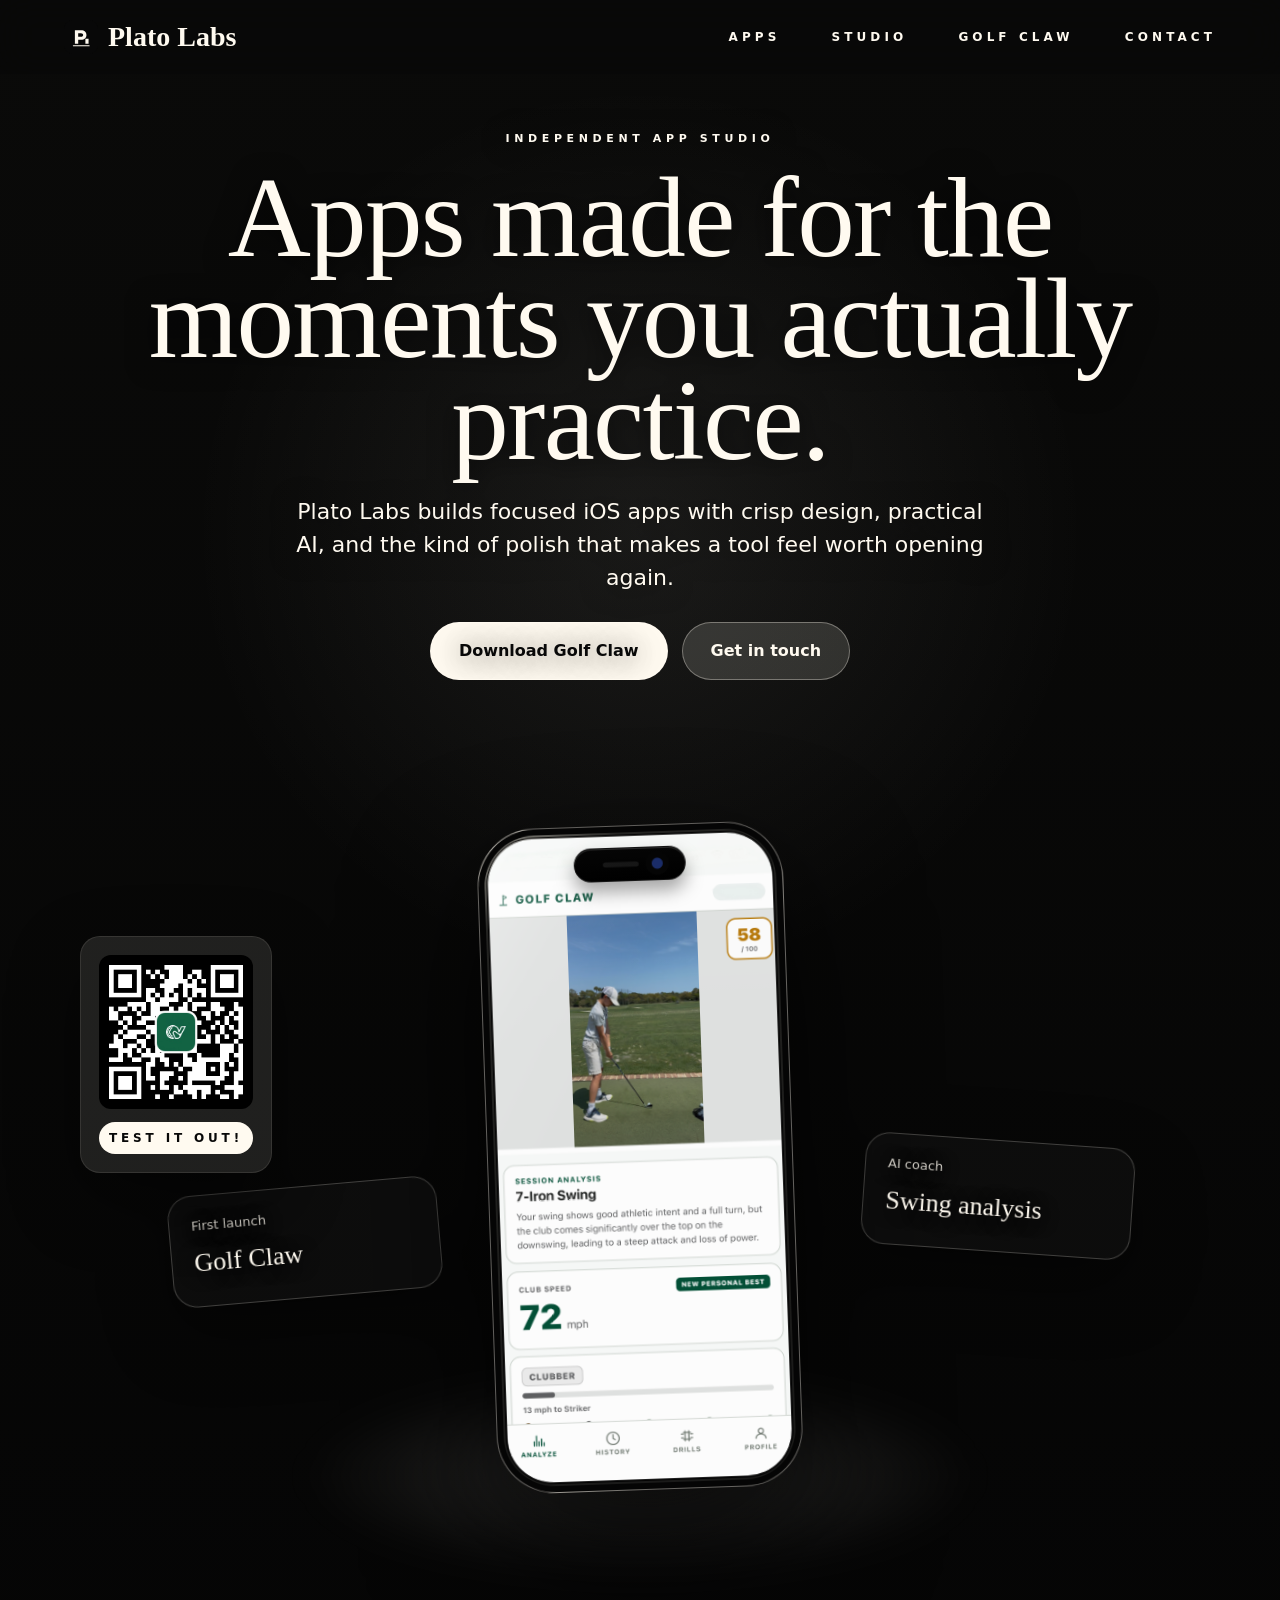
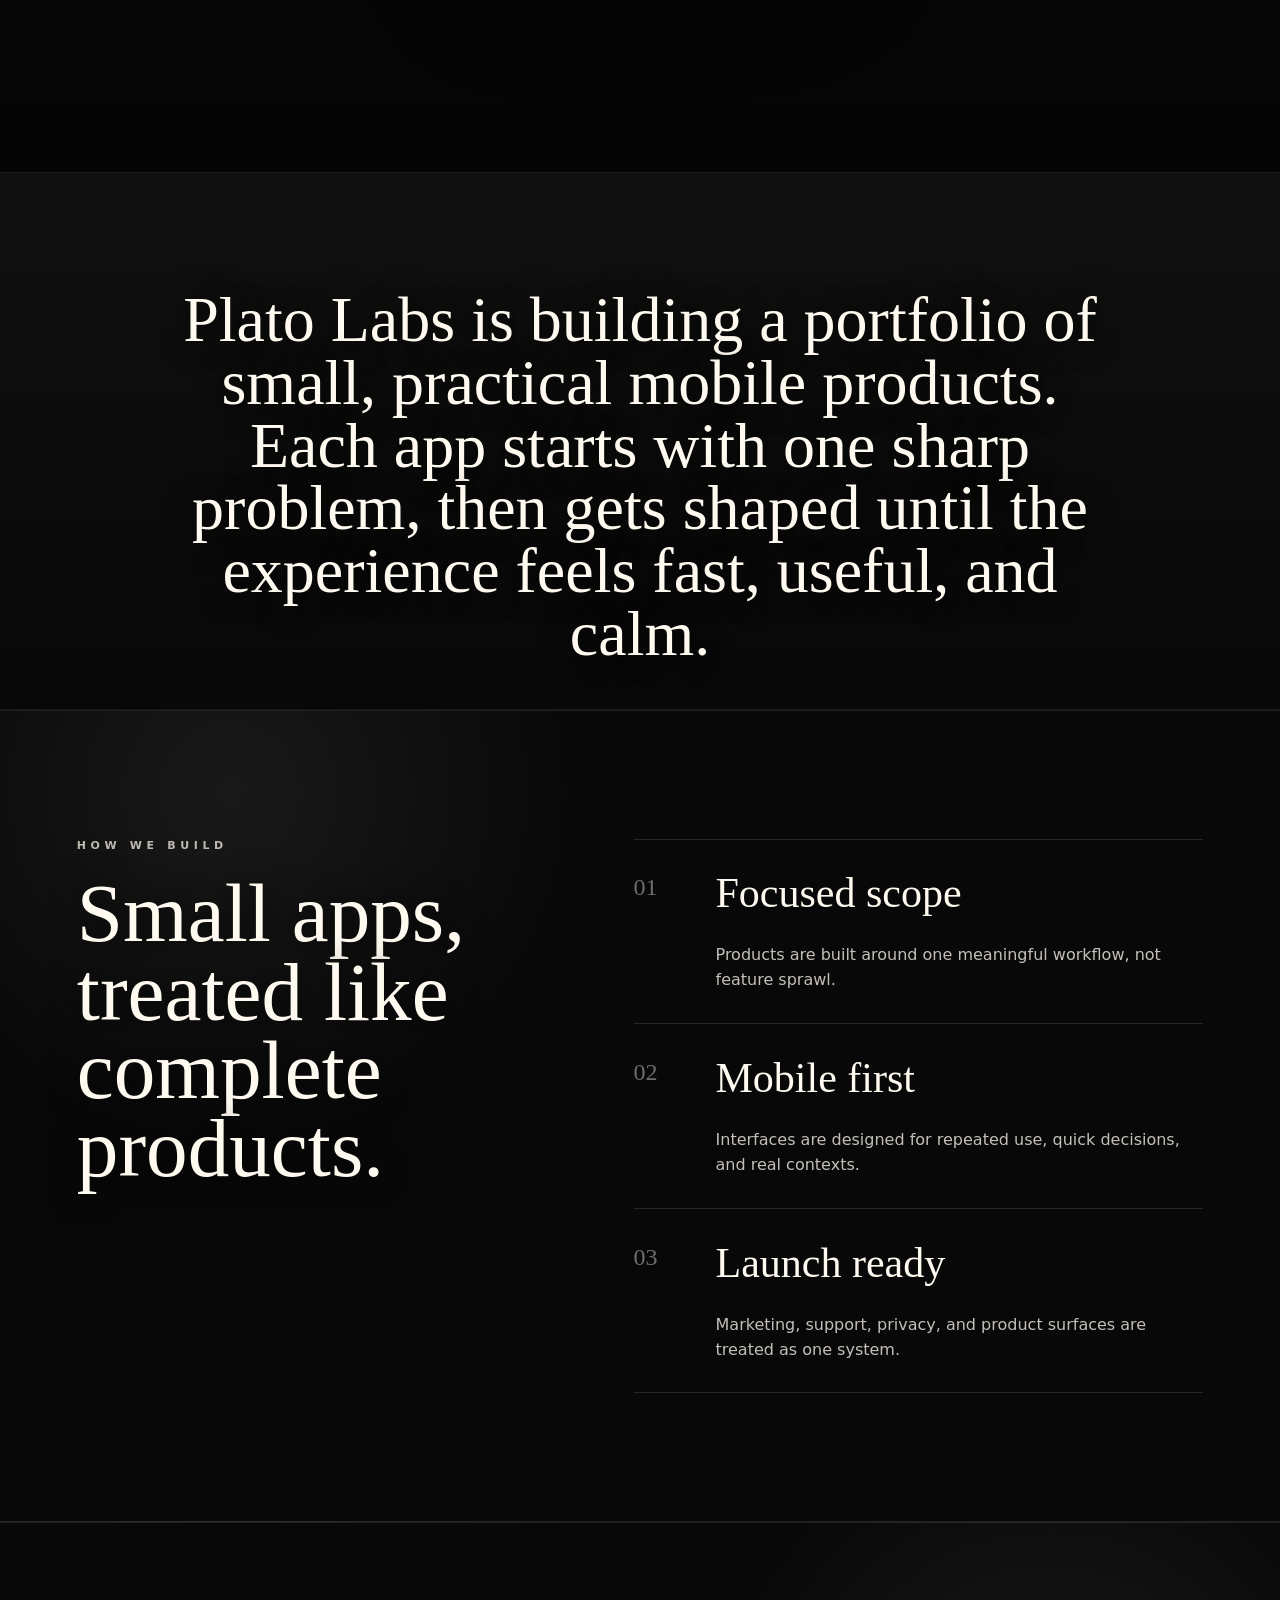
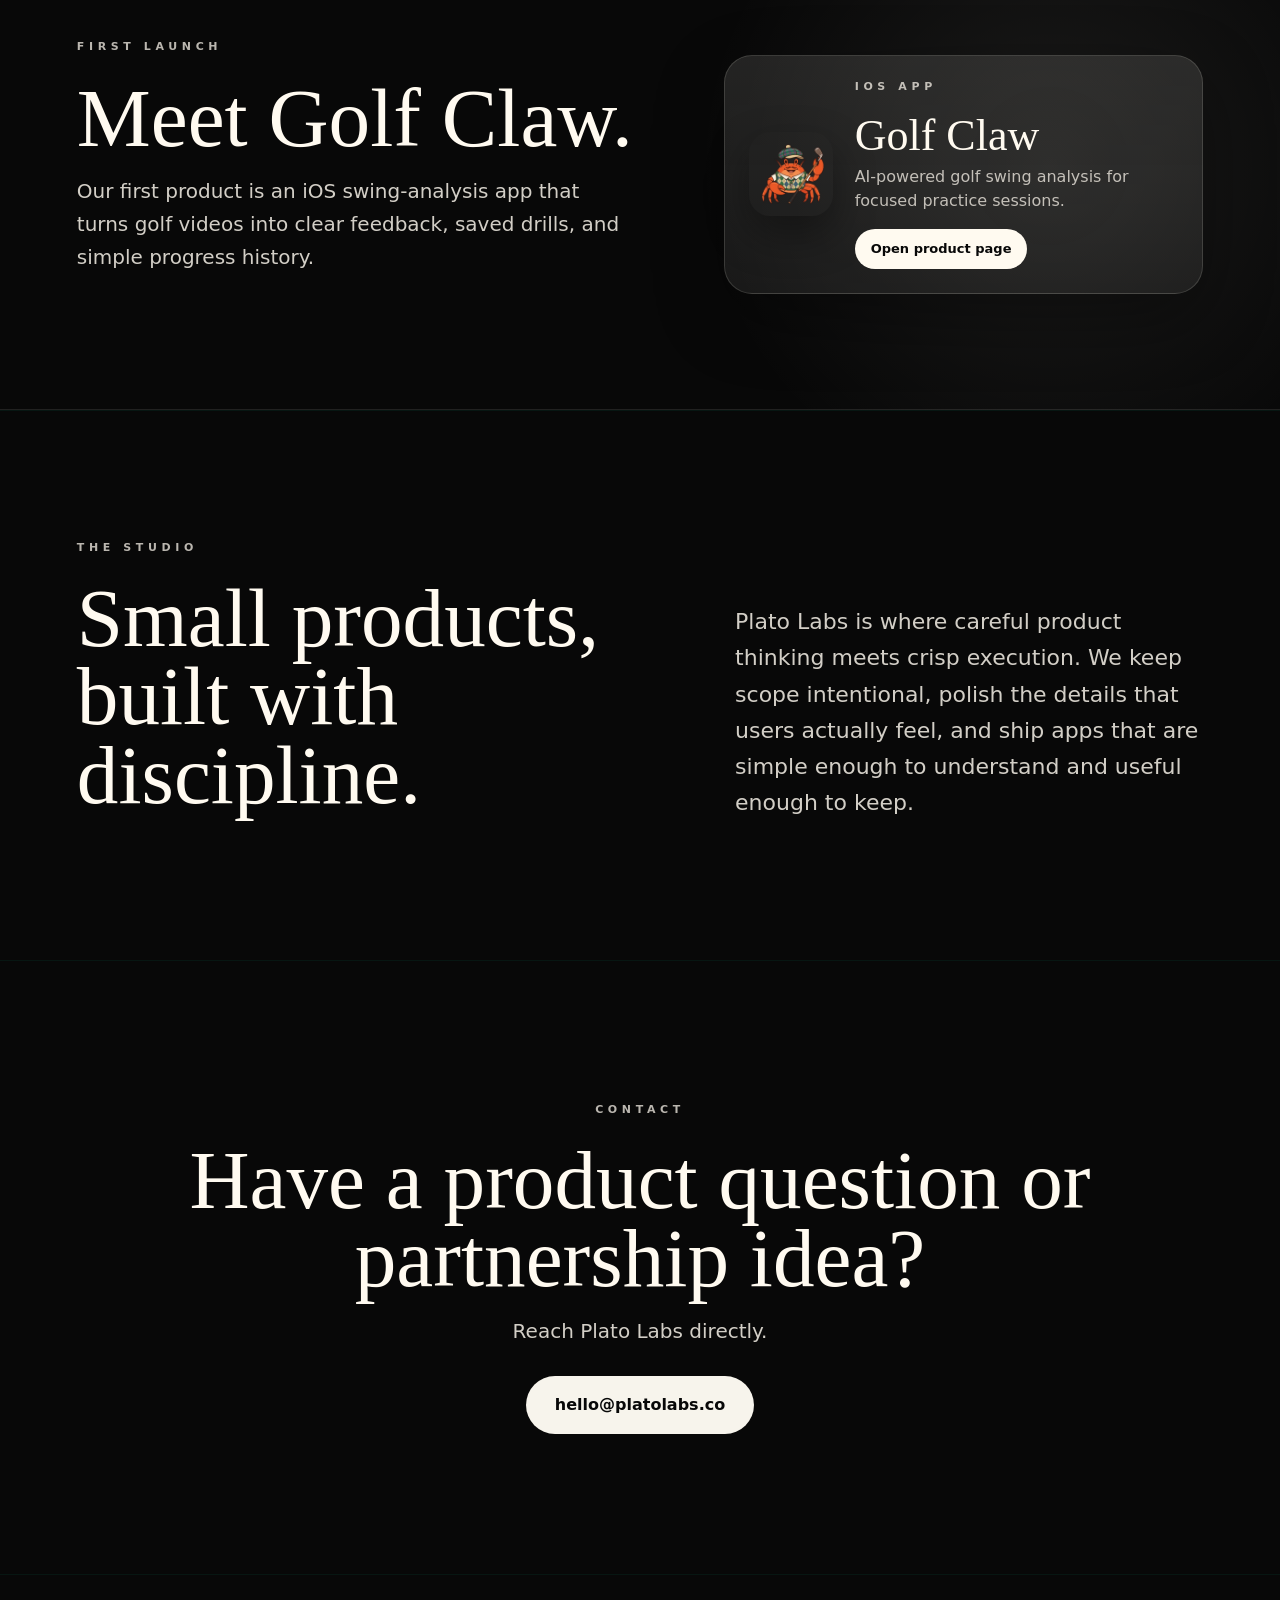
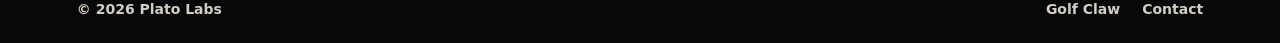
<file: index.html>
<!doctype html>
<html lang="en">
  <head>
    <meta charset="utf-8" />
    <meta name="viewport" content="width=device-width, initial-scale=1" />
    <title>Plato Labs | Independent App Studio</title>
    <meta
      name="description"
      content="Plato Labs is an independent app studio creating focused mobile products, starting with Golf Claw for iOS."
    />
    <link rel="icon" href="logo.svg" type="image/svg+xml" />
    <link rel="stylesheet" href="styles.css" />
  </head>
  <body class="plato-page">
    <header class="site-header" aria-label="Main navigation">
      <a class="brand" href="./" aria-label="Plato Labs home">
        <img class="brand-mark" src="logo.svg" alt="" />
        <span>Plato Labs</span>
      </a>
      <nav>
        <a href="#apps">Apps</a>
        <a href="#studio">Studio</a>
        <a href="golfclaw/">Golf Claw</a>
        <a href="#contact">Contact</a>
      </nav>
    </header>

    <main id="top">
      <section class="hero plato-hero" aria-labelledby="hero-title">
        <div class="hero-content">
          <p class="eyebrow">Independent app studio</p>
          <h1 id="hero-title">Apps made for the moments you actually practice.</h1>
          <p class="hero-copy">
            Plato Labs builds focused iOS apps with crisp design, practical AI,
            and the kind of polish that makes a tool feel worth opening again.
          </p>
          <div class="hero-actions" aria-label="Primary actions">
            <a class="button primary" href="https://apps.apple.com/us/app/golf-claw/id6762070407">Download Golf Claw</a>
            <a class="button secondary" href="mailto:hello@platolabs.co">Get in touch</a>
          </div>
        </div>

        <div class="plato-hero-stage" aria-hidden="true">
          <div class="hero-qr-card">
            <img src="app-store-qr.png" alt="" />
            <strong>TEST IT OUT!</strong>
          </div>
          <div class="phone-frame home-phone">
            <img src="golfclaw-analyze-app.png" alt="" />
            <span class="phone-sensor" aria-hidden="true"></span>
          </div>
          <div class="film-card film-card-left">
            <span>First launch</span>
            <strong>Golf Claw</strong>
          </div>
          <div class="film-card film-card-right">
            <span>AI coach</span>
            <strong>Swing analysis</strong>
          </div>
        </div>
      </section>

      <section class="intro-band plato-band" aria-label="Company summary">
        <p>
          Plato Labs is building a portfolio of small, practical mobile products.
          Each app starts with one sharp problem, then gets shaped until the
          experience feels fast, useful, and calm.
        </p>
      </section>

      <section class="studio-principles" aria-label="Plato Labs principles">
        <div class="principles-copy">
          <p class="eyebrow dark">How we build</p>
          <h2>Small apps, treated like complete products.</h2>
        </div>
        <div class="principles-list">
          <article>
            <span class="feature-number">01</span>
            <h3>Focused scope</h3>
            <p>Products are built around one meaningful workflow, not feature sprawl.</p>
          </article>
          <article>
            <span class="feature-number">02</span>
            <h3>Mobile first</h3>
            <p>Interfaces are designed for repeated use, quick decisions, and real contexts.</p>
          </article>
          <article>
            <span class="feature-number">03</span>
            <h3>Launch ready</h3>
            <p>Marketing, support, privacy, and product surfaces are treated as one system.</p>
          </article>
        </div>
      </section>

      <section class="apps-section" id="apps">
        <div class="section-copy">
          <p class="eyebrow dark">First launch</p>
          <h2>Meet Golf Claw.</h2>
          <p>
            Our first product is an iOS swing-analysis app that turns golf
            videos into clear feedback, saved drills, and simple progress history.
          </p>
        </div>

        <a class="app-card" href="golfclaw/" aria-label="Open Golf Claw page">
          <img src="golfclaw-icon.png" alt="" />
          <div>
            <p class="panel-kicker">iOS app</p>
            <h3>Golf Claw</h3>
            <p>AI-powered golf swing analysis for focused practice sessions.</p>
            <span>Open product page</span>
          </div>
        </a>
      </section>

      <section class="studio-section" id="studio">
        <div>
          <p class="eyebrow dark">The studio</p>
          <h2>Small products, built with discipline.</h2>
        </div>
        <p>
          Plato Labs is where careful product thinking meets crisp execution.
          We keep scope intentional, polish the details that users actually feel,
          and ship apps that are simple enough to understand and useful enough to keep.
        </p>
      </section>

      <section class="contact-section" id="contact">
        <p class="eyebrow dark">Contact</p>
        <h2>Have a product question or partnership idea?</h2>
        <p>Reach Plato Labs directly.</p>
        <a class="button contact" href="mailto:hello@platolabs.co">hello@platolabs.co</a>
      </section>
    </main>

    <footer>
      <span>© 2026 Plato Labs</span>
      <div class="footer-links">
        <a href="golfclaw/">Golf Claw</a>
        <a href="mailto:hello@platolabs.co">Contact</a>
      </div>
    </footer>

    <script src="script.js"></script>
  </body>
</html>
</file>
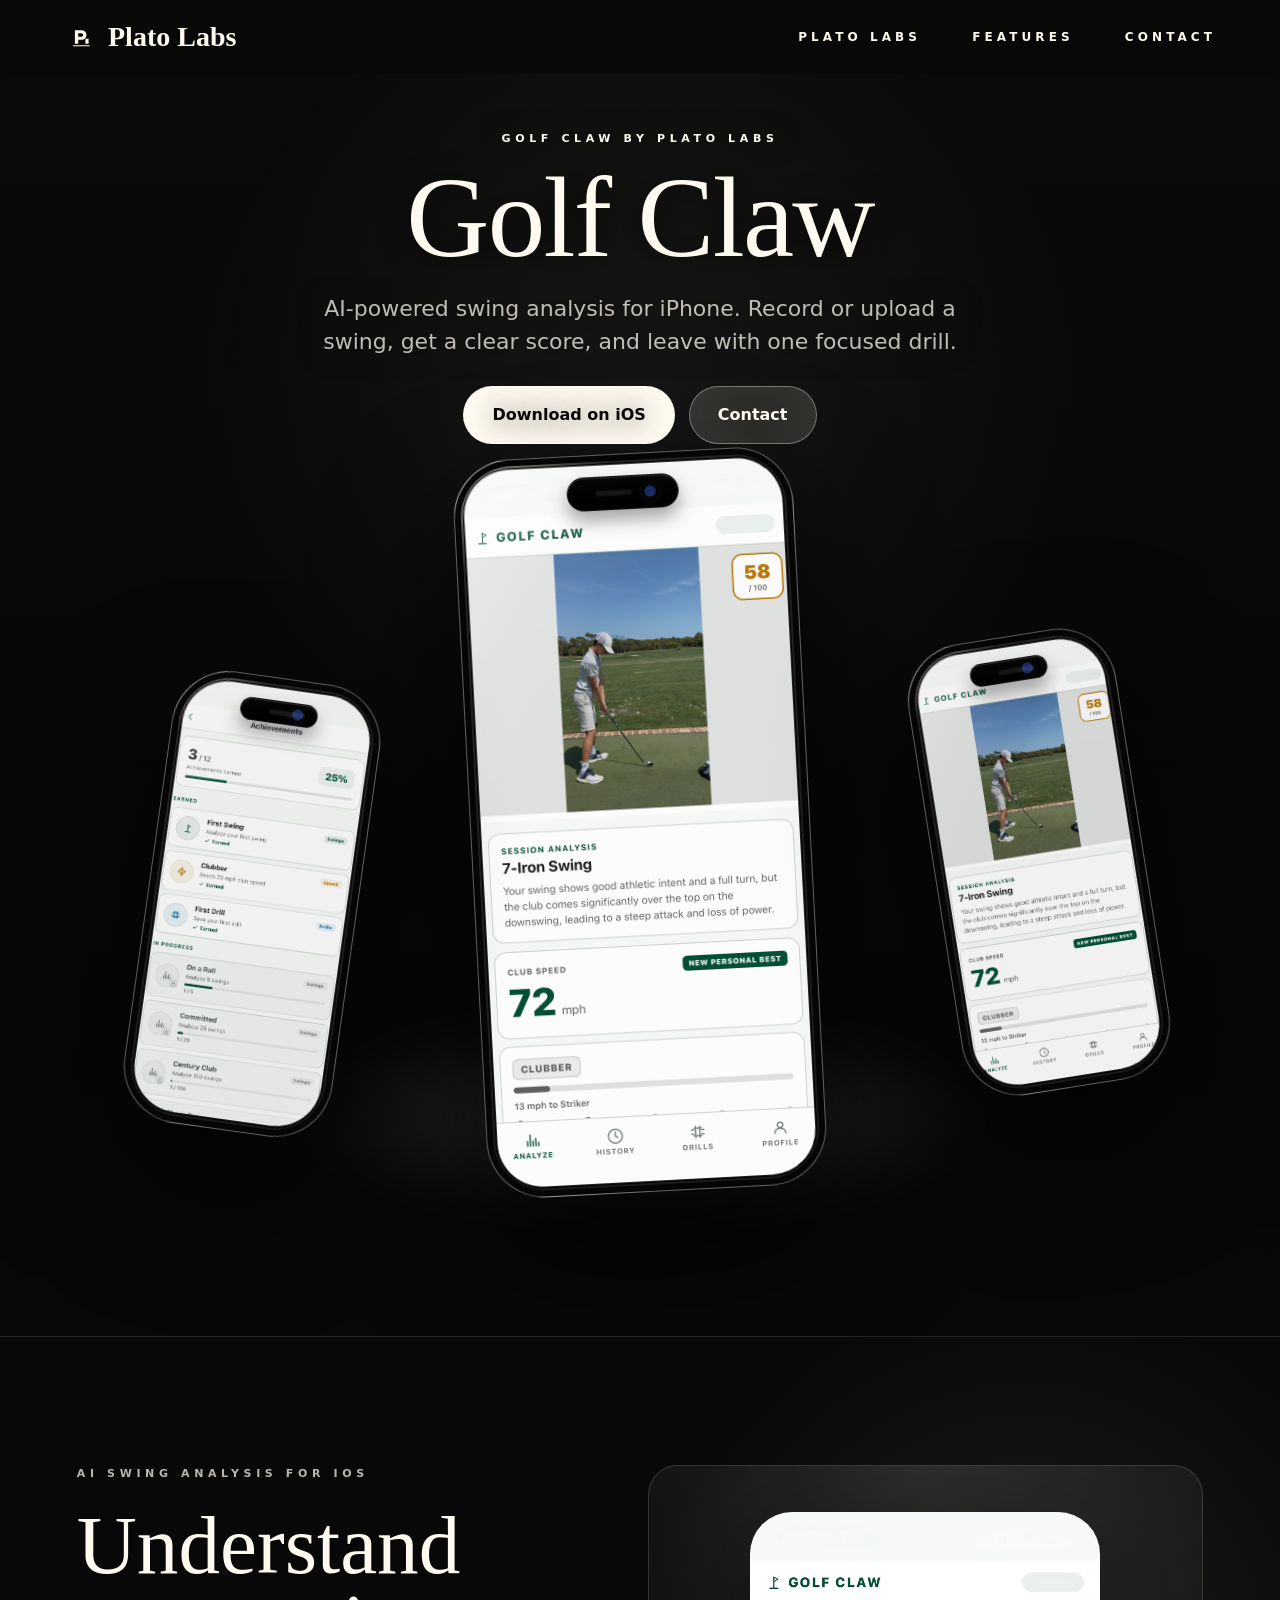
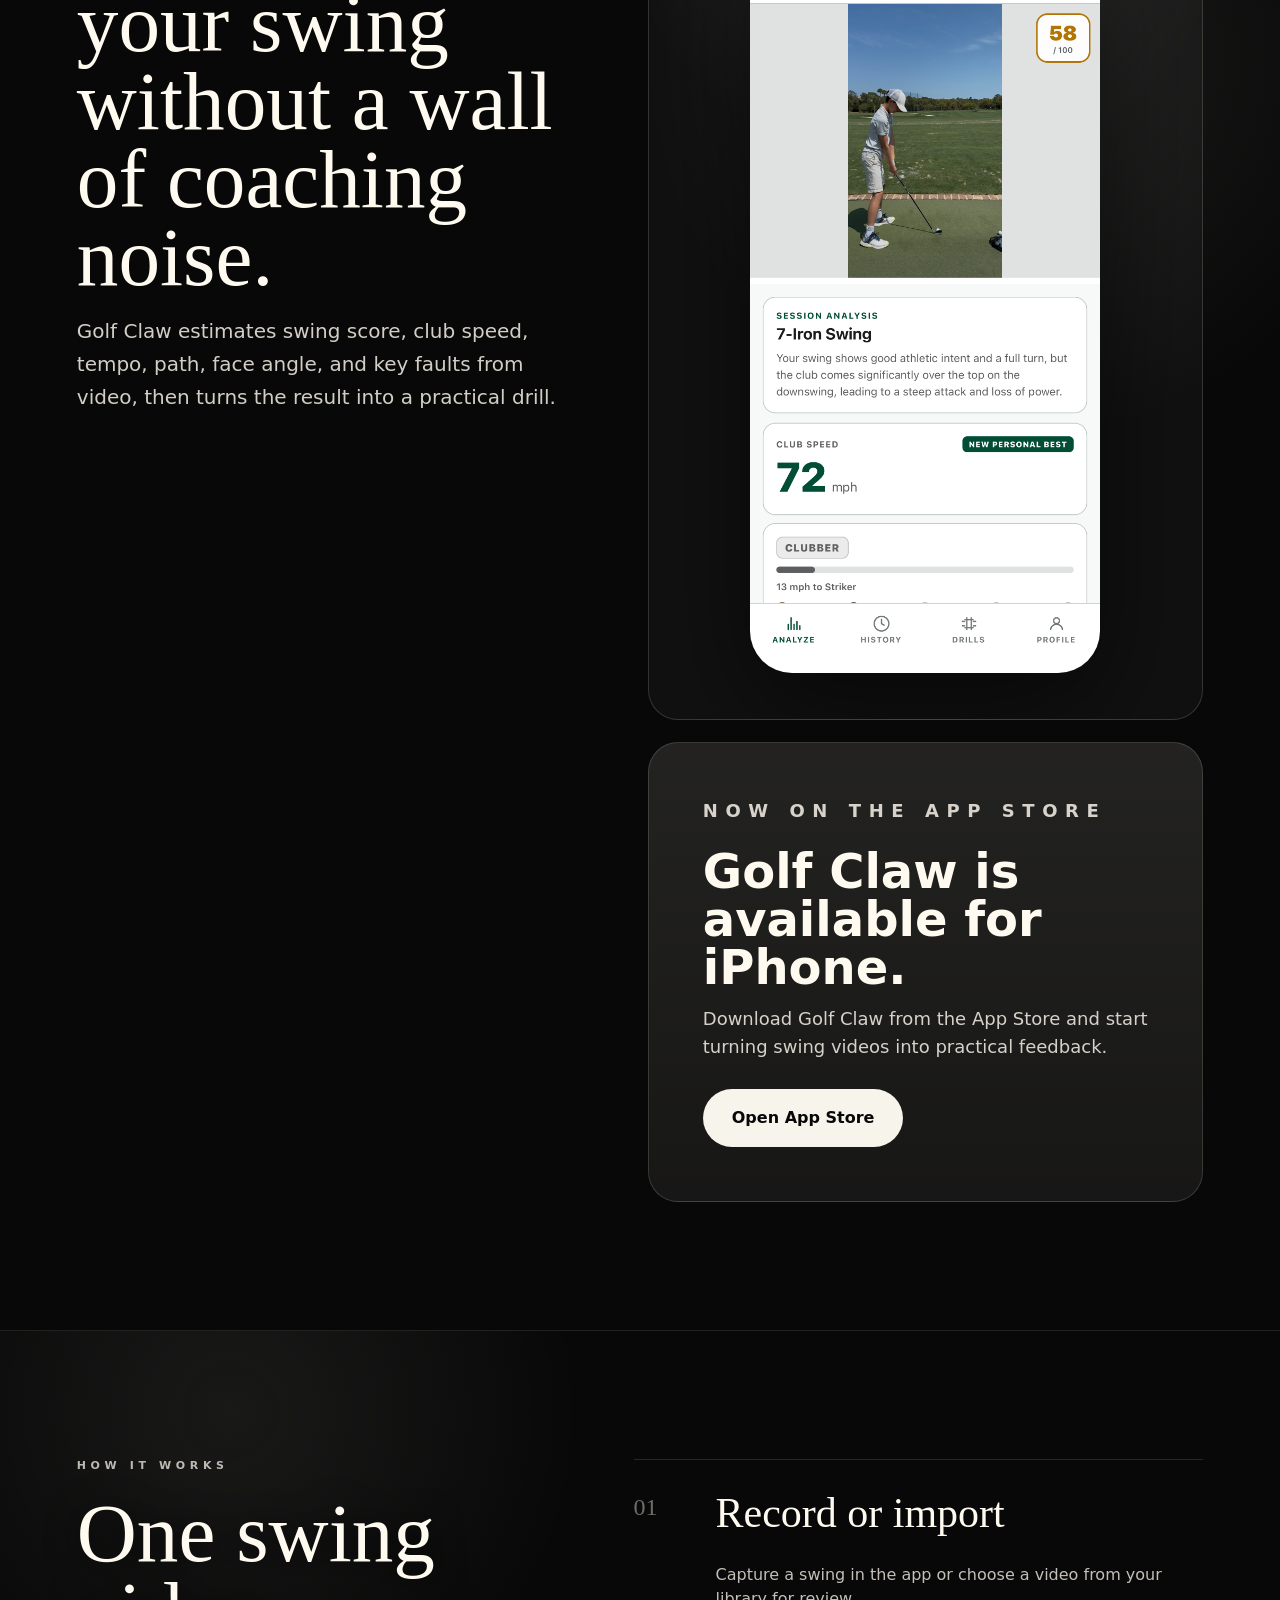
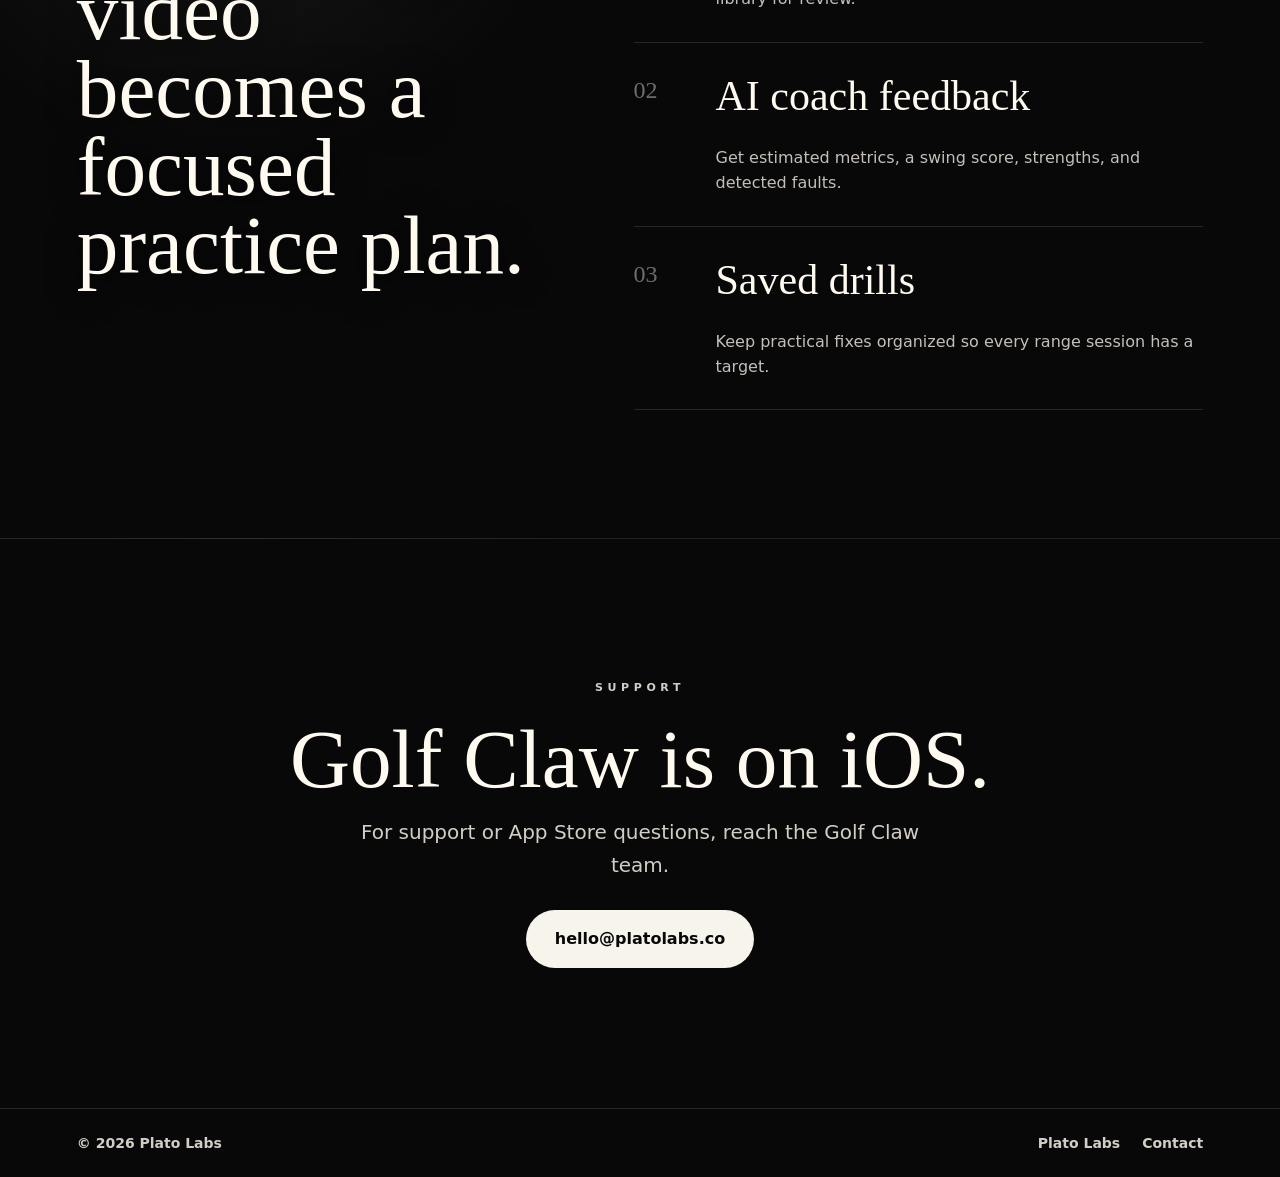
<file: golfclaw/index.html>
<!doctype html>
<html lang="en">
  <head>
    <meta charset="utf-8" />
    <meta name="viewport" content="width=device-width, initial-scale=1" />
    <title>Golf Claw | AI Golf Swing Analysis by Plato Labs</title>
    <meta
      name="description"
      content="Golf Claw is an iOS golf app from Plato Labs that uses AI to analyze swing videos and help players improve."
    />
    <link rel="icon" href="../golfclaw-icon.png?v=crab" type="image/png" sizes="any" />
    <link rel="apple-touch-icon" href="../golfclaw-icon.png?v=crab" />
    <link rel="stylesheet" href="../styles.css" />
  </head>
  <body class="golfclaw-page">
    <header class="site-header" aria-label="Main navigation">
      <a class="brand" href="../" aria-label="Plato Labs home">
        <img class="brand-mark" src="../logo.svg" alt="" />
        <span>Plato Labs</span>
      </a>
      <nav>
        <a href="../">Plato Labs</a>
        <a href="#features">Features</a>
        <a href="#contact">Contact</a>
      </nav>
    </header>

    <main id="top">
      <section class="hero golf-hero showcase-hero" aria-labelledby="hero-title">
        <canvas id="analysisCanvas" aria-hidden="true"></canvas>
        <div class="hero-shade" aria-hidden="true"></div>
        <div class="hero-content showcase-copy">
          <p class="eyebrow">Golf Claw by Plato Labs</p>
          <h1 id="hero-title">Golf Claw</h1>
          <p class="hero-copy">
            AI-powered swing analysis for iPhone. Record or upload a swing,
            get a clear score, and leave with one focused drill.
          </p>
          <div class="hero-actions" aria-label="Primary actions">
            <a class="button primary" href="https://apps.apple.com/us/app/golf-claw/id6762070407">Download on iOS</a>
            <a class="button secondary" href="mailto:hello@platolabs.co">Contact</a>
          </div>
        </div>

        <div class="showcase-stage" aria-label="Golf Claw app preview">
          <div class="phone-frame hero-phone">
            <img src="../golfclaw-analyze-app.png" alt="Golf Claw Analyze screen showing AI swing analysis, score, summary, club speed, and bottom tabs." />
            <span class="phone-sensor" aria-hidden="true"></span>
          </div>
          <div class="phone-frame floating-phone floating-phone-left" aria-hidden="true">
            <img src="../golfclaw-achievements-app.png" alt="" />
            <span class="phone-sensor" aria-hidden="true"></span>
          </div>
          <div class="phone-frame floating-phone floating-phone-right" aria-hidden="true">
            <img src="../golfclaw-analyze-app.png" alt="" />
            <span class="phone-sensor" aria-hidden="true"></span>
          </div>
        </div>
      </section>

      <section class="product-section golf-product" id="product">
        <div class="section-copy">
          <p class="eyebrow dark">AI swing analysis for iOS</p>
          <h2>Understand your swing without a wall of coaching noise.</h2>
          <p>
            Golf Claw estimates swing score, club speed, tempo, path, face angle,
            and key faults from video, then turns the result into a practical drill.
          </p>
        </div>

        <div class="preview-stack">
          <div class="source-shot" aria-label="Golf Claw app screenshot from source renders">
            <img src="../golfclaw-analyze-app.png" alt="Golf Claw Analyze screen showing AI swing analysis, score, summary, club speed, and bottom tabs." />
          </div>

          <div class="launch-panel" aria-label="Golf Claw privacy and App Store information">
            <p class="panel-kicker">Now on the App Store</p>
            <h3>Golf Claw is available for iPhone.</h3>
            <p>
              Download Golf Claw from the App Store and start turning swing
              videos into practical feedback.
            </p>
            <a class="button panel-button" href="https://apps.apple.com/us/app/golf-claw/id6762070407">Open App Store</a>
          </div>
        </div>
      </section>

      <section class="golf-features" id="features" aria-label="Golf Claw features">
        <div class="principles-copy">
          <p class="eyebrow dark">How it works</p>
          <h2>One swing video becomes a focused practice plan.</h2>
        </div>
        <div class="principles-list">
          <article>
            <span class="feature-number">01</span>
            <h3>Record or import</h3>
            <p>Capture a swing in the app or choose a video from your library for review.</p>
          </article>
          <article>
            <span class="feature-number">02</span>
            <h3>AI coach feedback</h3>
            <p>Get estimated metrics, a swing score, strengths, and detected faults.</p>
          </article>
          <article>
            <span class="feature-number">03</span>
            <h3>Saved drills</h3>
            <p>Keep practical fixes organized so every range session has a target.</p>
          </article>
        </div>
      </section>

      <section class="contact-section" id="contact">
        <p class="eyebrow dark">Support</p>
        <h2>Golf Claw is on iOS.</h2>
        <p>For support or App Store questions, reach the Golf Claw team.</p>
        <a class="button contact" href="mailto:hello@platolabs.co">hello@platolabs.co</a>
      </section>
    </main>

    <footer>
      <span>© 2026 Plato Labs</span>
      <div class="footer-links">
        <a href="../">Plato Labs</a>
        <a href="mailto:hello@platolabs.co">Contact</a>
      </div>
    </footer>

    <script src="../script.js"></script>
  </body>
</html>
</file>
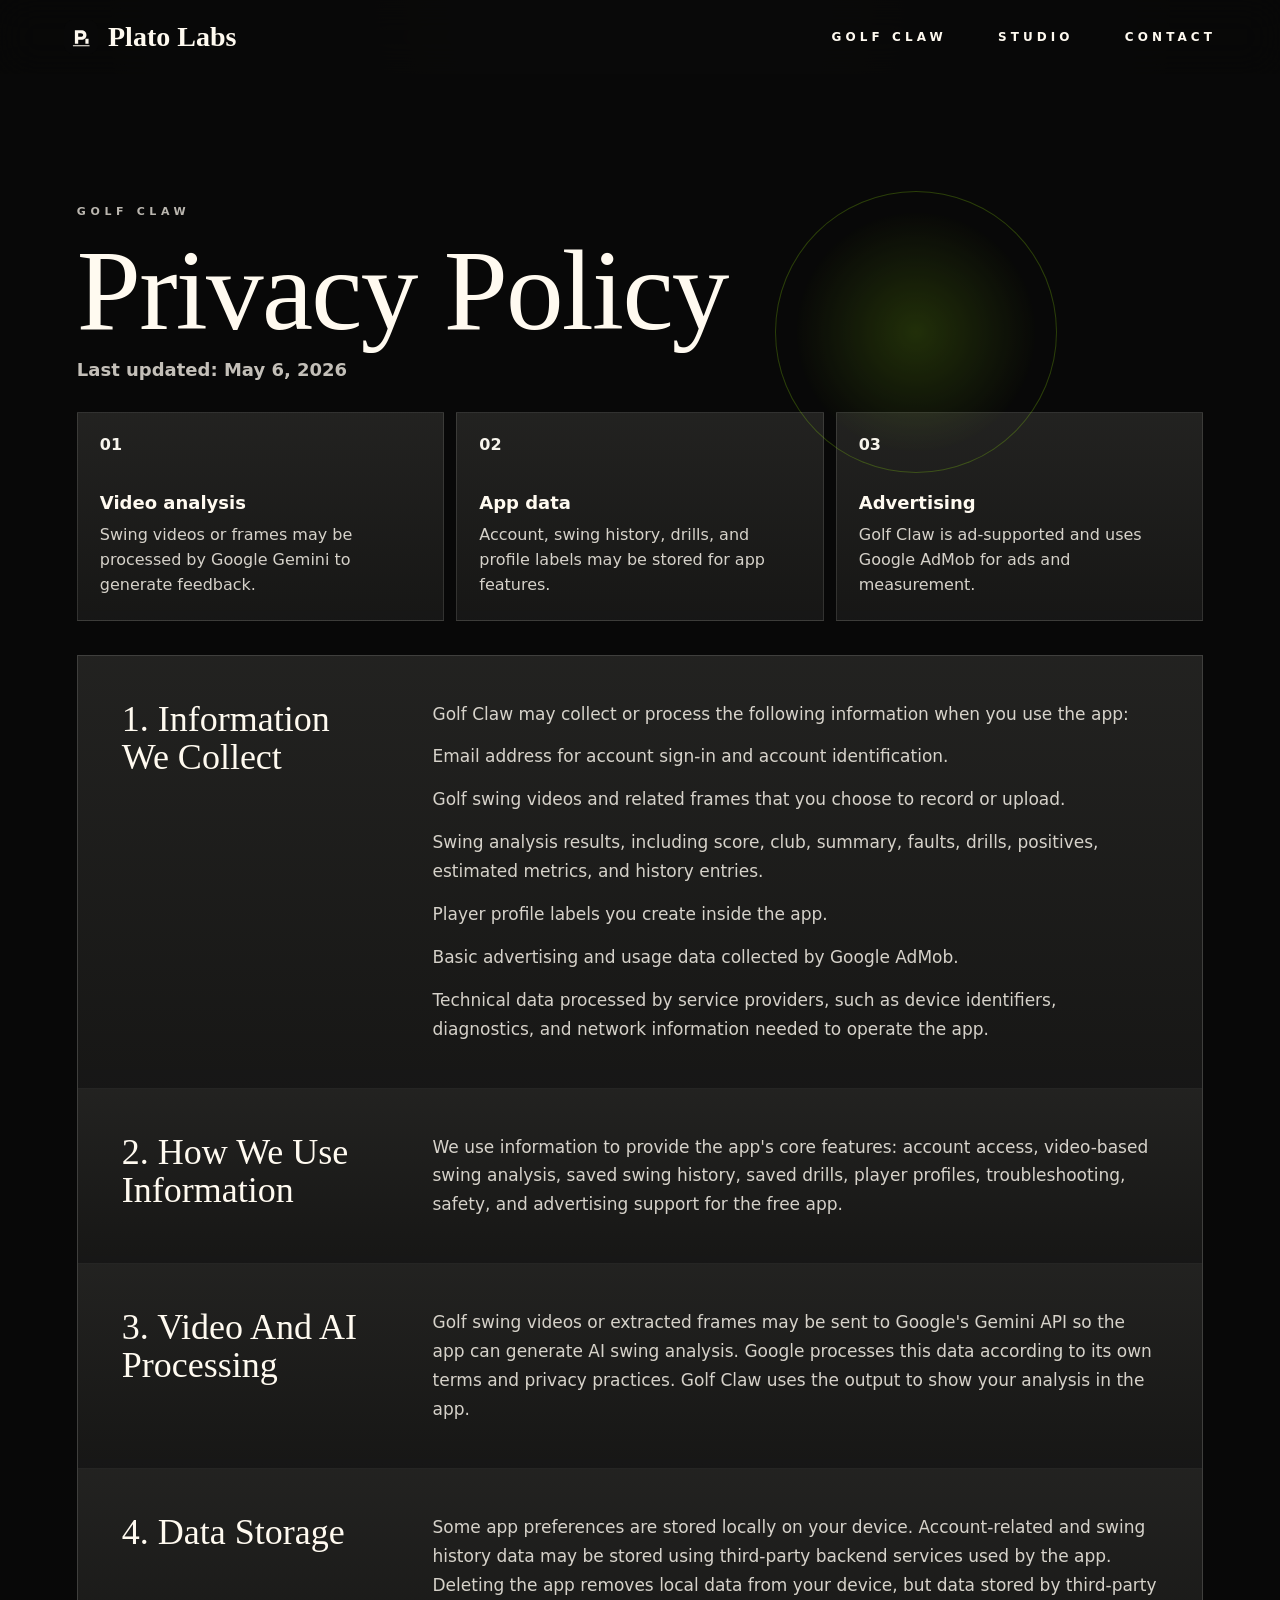
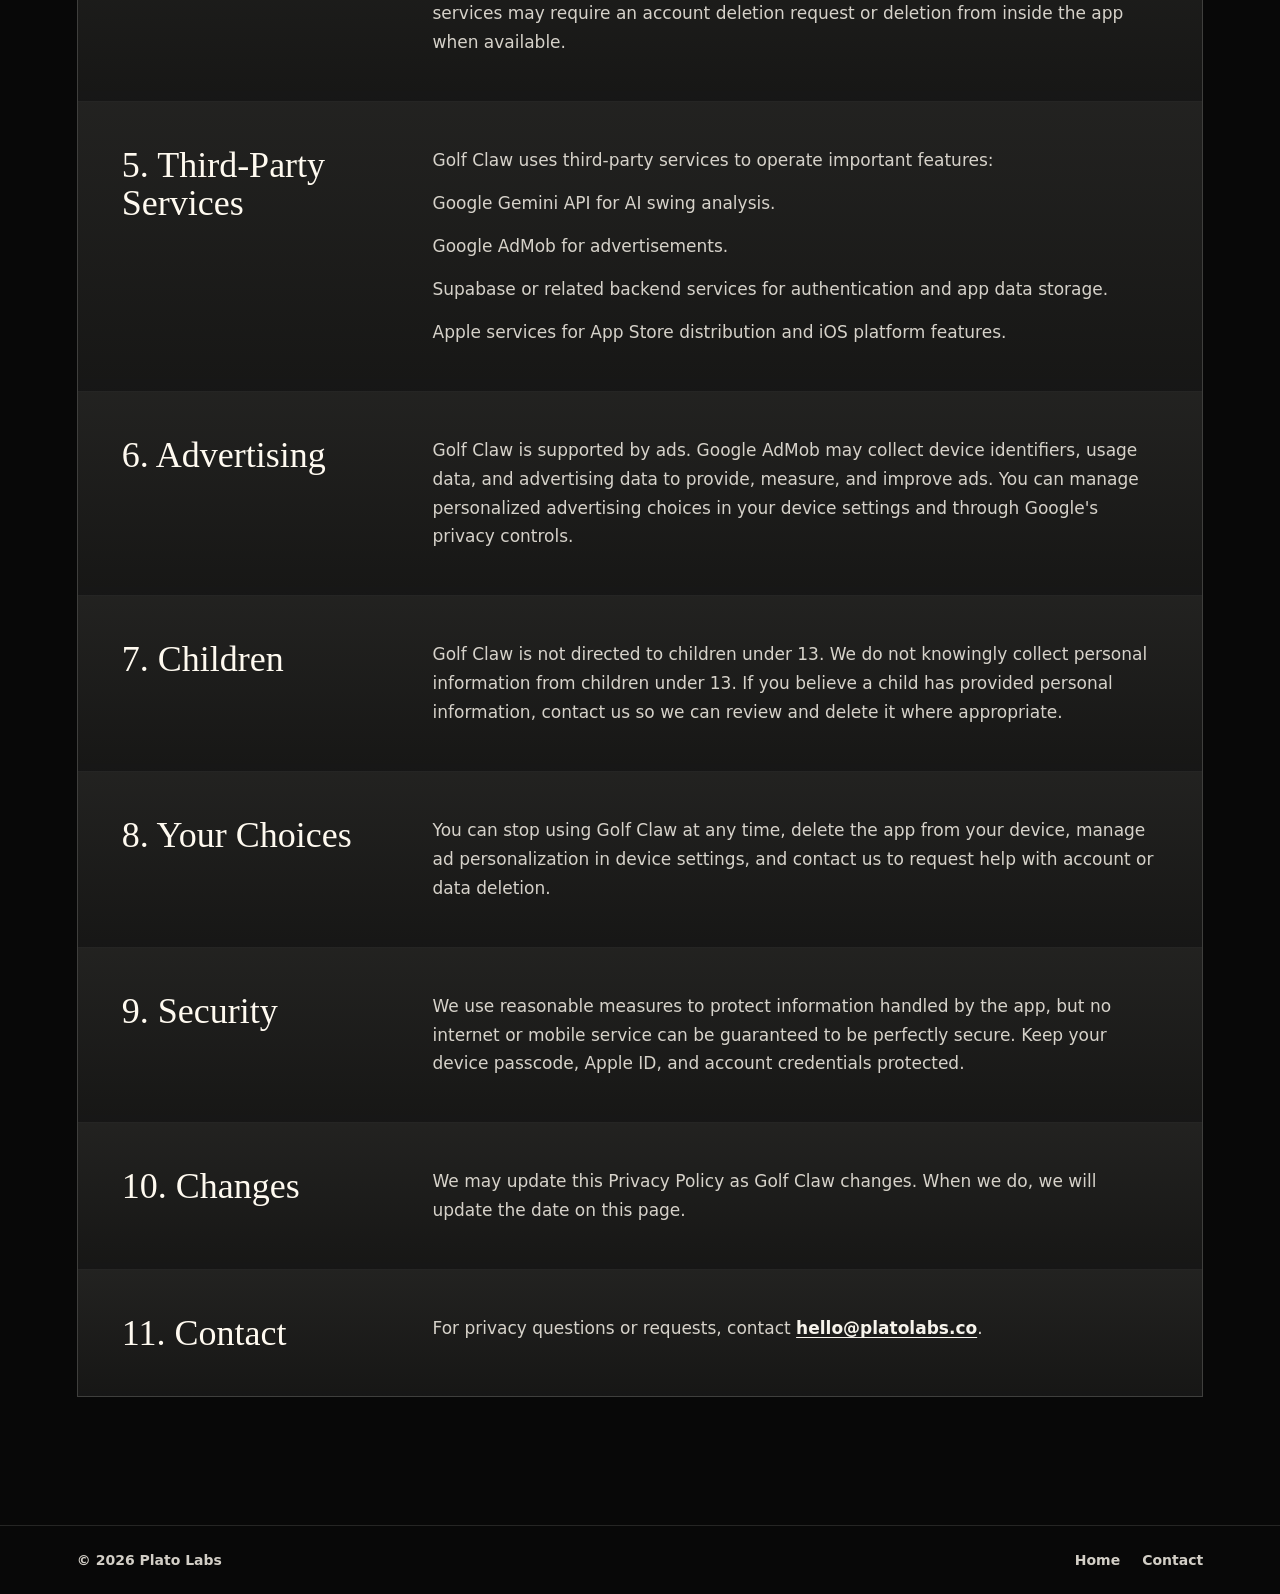
<file: privacy/index.html>
<!doctype html>
<html lang="en">
  <head>
    <meta charset="utf-8" />
    <meta name="viewport" content="width=device-width, initial-scale=1" />
    <title>Privacy Policy - Golf Claw</title>
    <meta name="description" content="Privacy Policy for Golf Claw." />
    <meta name="robots" content="noindex, nofollow" />
    <link rel="icon" href="../golfclaw-icon.png?v=crab" type="image/png" sizes="any" />
    <link rel="apple-touch-icon" href="../golfclaw-icon.png?v=crab" />
    <link rel="stylesheet" href="../styles.css" />
  </head>
  <body class="policy-page">
    <header class="policy-header" aria-label="Privacy navigation">
      <a class="brand" href="../" aria-label="Plato Labs home">
        <img class="brand-mark" src="../logo.svg" alt="" />
        <span>Plato Labs</span>
      </a>
      <nav>
        <a href="../golfclaw/">Golf Claw</a>
        <a href="../#studio">Studio</a>
        <a href="mailto:hello@platolabs.co">Contact</a>
      </nav>
    </header>

    <main class="policy-main">
      <section class="policy-hero">
        <p class="eyebrow dark">Golf Claw</p>
        <h1>Privacy Policy</h1>
        <p>Last updated: May 6, 2026</p>
      </section>

      <section class="policy-summary" aria-label="Privacy summary">
        <article>
          <span>01</span>
          <strong>Video analysis</strong>
          <p>Swing videos or frames may be processed by Google Gemini to generate feedback.</p>
        </article>
        <article>
          <span>02</span>
          <strong>App data</strong>
          <p>Account, swing history, drills, and profile labels may be stored for app features.</p>
        </article>
        <article>
          <span>03</span>
          <strong>Advertising</strong>
          <p>Golf Claw is ad-supported and uses Google AdMob for ads and measurement.</p>
        </article>
      </section>

      <article class="policy-content">
        <section>
          <h2>1. Information We Collect</h2>
          <div>
            <p>Golf Claw may collect or process the following information when you use the app:</p>
            <p>Email address for account sign-in and account identification.</p>
            <p>Golf swing videos and related frames that you choose to record or upload.</p>
            <p>Swing analysis results, including score, club, summary, faults, drills, positives, estimated metrics, and history entries.</p>
            <p>Player profile labels you create inside the app.</p>
            <p>Basic advertising and usage data collected by Google AdMob.</p>
            <p>Technical data processed by service providers, such as device identifiers, diagnostics, and network information needed to operate the app.</p>
          </div>
        </section>

        <section>
          <h2>2. How We Use Information</h2>
          <p>We use information to provide the app's core features: account access, video-based swing analysis, saved swing history, saved drills, player profiles, troubleshooting, safety, and advertising support for the free app.</p>
        </section>

        <section>
          <h2>3. Video And AI Processing</h2>
          <p>Golf swing videos or extracted frames may be sent to Google's Gemini API so the app can generate AI swing analysis. Google processes this data according to its own terms and privacy practices. Golf Claw uses the output to show your analysis in the app.</p>
        </section>

        <section>
          <h2>4. Data Storage</h2>
          <p>Some app preferences are stored locally on your device. Account-related and swing history data may be stored using third-party backend services used by the app. Deleting the app removes local data from your device, but data stored by third-party services may require an account deletion request or deletion from inside the app when available.</p>
        </section>

        <section>
          <h2>5. Third-Party Services</h2>
          <div>
            <p>Golf Claw uses third-party services to operate important features:</p>
            <p>Google Gemini API for AI swing analysis.</p>
            <p>Google AdMob for advertisements.</p>
            <p>Supabase or related backend services for authentication and app data storage.</p>
            <p>Apple services for App Store distribution and iOS platform features.</p>
          </div>
        </section>

        <section>
          <h2>6. Advertising</h2>
          <p>Golf Claw is supported by ads. Google AdMob may collect device identifiers, usage data, and advertising data to provide, measure, and improve ads. You can manage personalized advertising choices in your device settings and through Google's privacy controls.</p>
        </section>

        <section>
          <h2>7. Children</h2>
          <p>Golf Claw is not directed to children under 13. We do not knowingly collect personal information from children under 13. If you believe a child has provided personal information, contact us so we can review and delete it where appropriate.</p>
        </section>

        <section>
          <h2>8. Your Choices</h2>
          <p>You can stop using Golf Claw at any time, delete the app from your device, manage ad personalization in device settings, and contact us to request help with account or data deletion.</p>
        </section>

        <section>
          <h2>9. Security</h2>
          <p>We use reasonable measures to protect information handled by the app, but no internet or mobile service can be guaranteed to be perfectly secure. Keep your device passcode, Apple ID, and account credentials protected.</p>
        </section>

        <section>
          <h2>10. Changes</h2>
          <p>We may update this Privacy Policy as Golf Claw changes. When we do, we will update the date on this page.</p>
        </section>

        <section>
          <h2>11. Contact</h2>
          <p>For privacy questions or requests, contact <a href="mailto:hello@platolabs.co">hello@platolabs.co</a>.</p>
        </section>
      </article>
    </main>

    <footer>
      <span>© 2026 Plato Labs</span>
      <div class="footer-links">
        <a href="../">Home</a>
        <a href="mailto:hello@platolabs.co">Contact</a>
      </div>
    </footer>
  </body>
</html>
</file>
<file: styles.css>
:root {
  color-scheme: light;
  --ink: #171b18;
  --muted: #5f6661;
  --paper: #f5f6f2;
  --field: #a7ff10;
  --field-dark: #071006;
  --lime: #a7ff10;
  --aqua: #d8ff68;
  --clay: #00533d;
  --line: rgba(0, 83, 61, 0.18);
  --panel: #ffffff;
  --panel-2: #eef2ed;
  --shadow: 0 28px 90px rgba(11, 18, 14, 0.16);
  --serif: Georgia, "Times New Roman", serif;
  font-family: Inter, ui-sans-serif, system-ui, -apple-system, BlinkMacSystemFont, "Segoe UI", sans-serif;
}

* {
  box-sizing: border-box;
}

html {
  scroll-behavior: smooth;
}

body {
  margin: 0;
  color: var(--ink);
  background:
    radial-gradient(circle at 16% 0%, rgba(167, 255, 16, 0.18), transparent 28rem),
    radial-gradient(circle at 88% 12%, rgba(216, 255, 104, 0.16), transparent 30rem),
    linear-gradient(180deg, #fbfcf8 0%, var(--paper) 48%, #eef1ec 100%);
}

body.plato-page {
  --ink: #171b18;
  --muted: #5f6661;
  --paper: #f5f6f2;
  --field: #a7ff10;
  --field-dark: #071006;
  --lime: #a7ff10;
  --aqua: #d8ff68;
  --clay: #00533d;
  --line: rgba(0, 83, 61, 0.18);
  --shadow: 0 28px 90px rgba(11, 18, 14, 0.16);
}

a {
  color: inherit;
  text-decoration: none;
}

.site-header {
  position: fixed;
  top: 0;
  left: 0;
  right: 0;
  z-index: 20;
  display: flex;
  align-items: center;
  justify-content: space-between;
  gap: 24px;
  padding: 20px clamp(20px, 5vw, 64px);
  color: var(--ink);
  transition: background 180ms ease, color 180ms ease, box-shadow 180ms ease;
}

.site-header.scrolled {
  color: var(--ink);
  background: rgba(245, 246, 242, 0.82);
  box-shadow: 0 1px 0 var(--line);
  backdrop-filter: blur(18px);
}

.brand,
nav {
  display: flex;
  align-items: center;
}

.brand {
  gap: 10px;
  font-weight: 800;
  letter-spacing: 0.02em;
}

.brand-mark {
  width: 36px;
  height: 36px;
  display: block;
  border-radius: 50%;
  box-shadow: 0 8px 22px rgba(0, 83, 61, 0.14);
}

nav {
  gap: clamp(14px, 3vw, 34px);
  font-size: 14px;
  font-weight: 700;
}

.hero {
  position: relative;
  min-height: 92svh;
  display: flex;
  align-items: center;
  padding: 118px clamp(20px, 6vw, 78px) 70px;
  overflow: hidden;
  color: #ffffff;
}

.plato-hero {
  background:
    radial-gradient(circle at 74% 32%, rgba(167, 255, 16, 0.4), transparent 18%),
    linear-gradient(135deg, #f8faf4 0%, #edf1ea 58%, #e6ebe4 100%);
  color: var(--ink);
}

#analysisCanvas,
.hero-shade {
  position: absolute;
  inset: 0;
  width: 100%;
  height: 100%;
}

#analysisCanvas {
  background: #080807;
}

.hero-shade {
  background:
    linear-gradient(90deg, rgba(0, 0, 0, 0.94), rgba(12, 11, 9, 0.64) 47%, rgba(246, 220, 137, 0.08)),
    linear-gradient(0deg, rgba(0, 0, 0, 0.62), rgba(0, 0, 0, 0.06) 55%);
}

.hero-content {
  position: relative;
  z-index: 2;
  max-width: 790px;
}

.eyebrow {
  margin: 0 0 18px;
  font-size: 13px;
  font-weight: 800;
  letter-spacing: 0.12em;
  text-transform: uppercase;
  color: var(--lime);
}

.eyebrow.dark {
  color: var(--field);
}

h1,
h2,
h3,
p {
  margin-top: 0;
}

h1 {
  margin-bottom: 24px;
  font-family: var(--serif);
  font-size: clamp(72px, 13vw, 168px);
  font-weight: 400;
  line-height: 0.86;
  letter-spacing: 0;
}

h2 {
  margin-bottom: 18px;
  font-family: var(--serif);
  font-size: clamp(36px, 6vw, 76px);
  font-weight: 400;
  line-height: 1;
  letter-spacing: 0;
}

h3 {
  margin-bottom: 12px;
  font-size: 22px;
  line-height: 1.12;
  letter-spacing: 0;
}

.hero-copy {
  max-width: 650px;
  margin-bottom: 34px;
  font-size: clamp(18px, 2vw, 25px);
  font-weight: 600;
  line-height: 1.35;
  color: rgba(23, 27, 24, 0.7);
}

.hero-actions {
  display: flex;
  align-items: center;
}

.hero-actions {
  gap: 14px;
  flex-wrap: wrap;
}

.button {
  display: inline-flex;
  min-height: 48px;
  align-items: center;
  justify-content: center;
  border-radius: 999px;
  padding: 0 22px;
  font-weight: 800;
  line-height: 1;
  border: 1px solid transparent;
  transition: transform 160ms ease, background 160ms ease, color 160ms ease;
}

.button:hover {
  transform: translateY(-2px);
}

.button.primary {
  color: var(--field-dark);
  background: var(--lime);
  box-shadow: 0 16px 34px rgba(167, 255, 16, 0.28);
}

.button.secondary {
  color: var(--ink);
  border-color: rgba(0, 83, 61, 0.22);
  background: rgba(255, 255, 255, 0.58);
}

.intro-band {
  display: grid;
  min-height: 23svh;
  place-items: center;
  padding: 44px clamp(20px, 8vw, 120px);
  background: #f8faf4;
  color: var(--ink);
  border-top: 1px solid var(--line);
  border-bottom: 1px solid var(--line);
}

.plato-band {
  background: #f8faf4;
  color: var(--ink);
}

.intro-band p {
  max-width: 1020px;
  margin: 0;
  font-size: clamp(24px, 4vw, 50px);
  font-weight: 700;
  line-height: 1.06;
  text-align: center;
}

.product-section,
.apps-section {
  display: grid;
  grid-template-columns: minmax(0, 0.95fr) minmax(320px, 0.8fr);
  gap: clamp(34px, 7vw, 96px);
  align-items: center;
  padding: clamp(70px, 10vw, 132px) clamp(20px, 6vw, 78px);
}

.app-card {
  display: grid;
  grid-template-columns: 118px 1fr;
  gap: 24px;
  align-items: end;
  min-height: 410px;
  padding: clamp(28px, 5vw, 54px);
  color: var(--ink);
  background:
    radial-gradient(circle at 24% 22%, rgba(167, 255, 16, 0.44), transparent 20%),
    linear-gradient(135deg, #ffffff, #f1f4ef 58%, #e8eee5);
  border: 1px solid var(--line);
}

.app-card img {
  width: 118px;
  height: 118px;
  border-radius: 26px;
  box-shadow: 0 22px 42px rgba(0, 35, 24, 0.34);
}

.app-card h3 {
  margin-bottom: 10px;
  font-size: clamp(34px, 5vw, 58px);
  line-height: 0.95;
}

.app-card p:not(.panel-kicker) {
  max-width: 440px;
  color: rgba(23, 27, 24, 0.68);
  font-size: 18px;
  line-height: 1.5;
}

.app-card span {
  color: var(--lime);
  font-size: 14px;
  font-weight: 900;
}

.section-copy p,
.studio-section p,
.contact-section p,
.feature-grid p {
  color: var(--muted);
  font-size: 17px;
  line-height: 1.65;
}

.section-copy > p:last-child {
  max-width: 620px;
  font-size: 20px;
}

.preview-stack {
  display: grid;
  gap: 18px;
}

.source-shot {
  display: grid;
  min-height: 610px;
  place-items: center;
  padding: clamp(28px, 4vw, 46px);
  background:
    radial-gradient(circle at 20% 0%, rgba(246, 220, 137, 0.24), transparent 24%),
    linear-gradient(135deg, #252115 0%, #090908 68%);
  border: 1px solid var(--line);
}

.source-shot img {
  width: min(430px, 92%);
  border-radius: 8px;
  box-shadow: var(--shadow);
}

.golfclaw-page .site-header {
  background: linear-gradient(180deg, rgba(0, 0, 0, 0.72), rgba(0, 0, 0, 0));
}

.showcase-hero {
  min-height: 104svh;
  display: grid;
  grid-template-rows: auto minmax(430px, 1fr);
  align-items: start;
  justify-items: center;
  padding: 118px clamp(14px, 4vw, 52px) 0;
  text-align: center;
  background:
    radial-gradient(circle at 50% 38%, rgba(246, 220, 137, 0.12), transparent 24rem),
    linear-gradient(180deg, #0f0e0b 0%, #080807 56%, #000000 100%);
}

.showcase-hero #analysisCanvas {
  opacity: 0.38;
}

.showcase-hero .hero-shade {
  background:
    linear-gradient(180deg, rgba(7, 7, 7, 0.1), rgba(7, 7, 7, 0.32) 52%, #070707 96%);
}

.showcase-copy {
  max-width: 780px;
  display: grid;
  justify-items: center;
}

.showcase-copy h1 {
  margin-bottom: 20px;
  font-family: Inter, ui-sans-serif, system-ui, -apple-system, BlinkMacSystemFont, "Segoe UI", sans-serif;
  font-size: clamp(70px, 10vw, 138px);
  font-weight: 850;
  line-height: 0.9;
}

.showcase-copy .hero-copy {
  max-width: 640px;
  margin-bottom: 26px;
  color: rgba(255, 248, 223, 0.72);
  font-size: clamp(18px, 2vw, 24px);
  font-weight: 500;
}

.showcase-copy .hero-actions {
  justify-content: center;
}

.showcase-stage {
  position: relative;
  z-index: 2;
  width: min(1180px, 100%);
  min-height: 590px;
  margin-top: 16px;
  overflow: hidden;
}

.showcase-stage::before {
  content: "";
  position: absolute;
  left: 4%;
  right: 4%;
  bottom: 0;
  height: 62%;
  border-radius: 999px 999px 0 0;
  background:
    radial-gradient(ellipse at 50% 0%, rgba(246, 220, 137, 0.12), transparent 56%),
    linear-gradient(180deg, rgba(246, 220, 137, 0.045), rgba(7, 7, 7, 0));
  filter: blur(2px);
}

.showcase-phone {
  position: absolute;
  left: 50%;
  bottom: -238px;
  width: min(620px, 58vw);
  max-width: none;
  border-radius: 34px;
  box-shadow: 0 42px 100px rgba(0, 0, 0, 0.48);
  transform: translateX(-50%) rotate(-4deg);
}

.golfclaw-page .product-section {
  background:
    radial-gradient(circle at 78% 18%, rgba(246, 220, 137, 0.08), transparent 22rem),
    linear-gradient(180deg, #070707, #0d0c09 100%);
  border-top: 1px solid var(--line);
}

.golf-product .section-copy {
  align-self: start;
  position: sticky;
  top: 108px;
}

.golf-product .source-shot {
  overflow: hidden;
}

.golf-product .source-shot img {
  transform: translateY(24px);
}

.golf-features article {
  background:
    linear-gradient(180deg, rgba(246, 220, 137, 0.06), rgba(246, 220, 137, 0.015)),
    #090908;
}

.golf-features h3 {
  color: #fff8df;
}

.launch-panel {
  align-self: stretch;
  display: flex;
  flex-direction: column;
  justify-content: flex-end;
  min-height: 520px;
  padding: clamp(28px, 5vw, 54px);
  color: #fff8df;
  background:
    linear-gradient(180deg, rgba(0, 0, 0, 0.08), rgba(0, 0, 0, 0.88)),
    url("golfclaw-icon.png") center 23% / min(210px, 46%) no-repeat,
    radial-gradient(circle at 72% 24%, rgba(246, 220, 137, 0.3), transparent 15%),
    radial-gradient(circle at 28% 20%, rgba(255, 248, 223, 0.12), transparent 24%),
    linear-gradient(135deg, #1b1912, #0c0b09 48%, #000000 100%);
  border: 1px solid var(--line);
}

.launch-panel h3 {
  max-width: 420px;
  margin-bottom: 14px;
  font-size: clamp(30px, 4vw, 48px);
  line-height: 1;
}

.launch-panel p {
  max-width: 470px;
  color: rgba(255, 248, 223, 0.72);
  font-size: 18px;
  line-height: 1.55;
}

.panel-kicker {
  margin-bottom: auto;
  color: var(--lime);
  font-size: 13px;
  font-weight: 800;
  letter-spacing: 0.12em;
  text-transform: uppercase;
}

.panel-button {
  width: fit-content;
  margin-top: 10px;
  color: var(--field-dark);
  background: var(--lime);
}

.feature-grid {
  display: grid;
  grid-template-columns: repeat(3, minmax(0, 1fr));
  border-top: 1px solid var(--line);
  border-bottom: 1px solid var(--line);
  background: rgba(7, 7, 7, 0.42);
}

.feature-grid article {
  min-height: 280px;
  padding: clamp(28px, 5vw, 54px);
  border-right: 1px solid var(--line);
}

.feature-grid article:last-child {
  border-right: 0;
}

.feature-number {
  display: block;
  margin-bottom: 58px;
  color: var(--clay);
  font-weight: 800;
}

.studio-section {
  display: grid;
  grid-template-columns: minmax(0, 0.95fr) minmax(280px, 0.8fr);
  gap: clamp(28px, 8vw, 110px);
  padding: clamp(70px, 10vw, 130px) clamp(20px, 6vw, 78px);
  background: #f8faf4;
  border-bottom: 1px solid var(--line);
  border-top: 1px solid var(--line);
}

.studio-section p {
  align-self: end;
  margin-bottom: 10px;
  font-size: 22px;
}

.contact-section {
  display: grid;
  justify-items: center;
  padding: clamp(70px, 11vw, 140px) clamp(20px, 6vw, 78px);
  text-align: center;
}

.contact-section h2 {
  max-width: 920px;
}

.contact-section p {
  max-width: 620px;
  margin-bottom: 28px;
  font-size: 20px;
}

.button.contact {
  color: var(--field-dark);
  background: var(--field-dark);
}

.button.contact,
.button.panel-button {
  background: var(--lime);
}

footer {
  display: flex;
  justify-content: space-between;
  gap: 16px;
  padding: 26px clamp(20px, 6vw, 78px);
  color: var(--ink);
  background: #f8faf4;
  border-top: 1px solid var(--line);
  font-size: 14px;
  font-weight: 700;
}

.footer-links {
  display: flex;
  gap: 22px;
  flex-wrap: wrap;
}

.policy-page {
  background: var(--paper);
}

.policy-header {
  display: flex;
  align-items: center;
  justify-content: space-between;
  gap: 24px;
  padding: 20px clamp(20px, 5vw, 64px);
  color: var(--ink);
  background: rgba(245, 246, 242, 0.92);
  border-bottom: 1px solid var(--line);
}

.policy-main {
  padding: clamp(40px, 6vw, 82px) clamp(20px, 6vw, 78px) clamp(70px, 10vw, 132px);
}

.policy-hero {
  position: relative;
  max-width: 980px;
  margin-bottom: 32px;
  padding-top: 54px;
}

.policy-hero::after {
  content: "";
  position: absolute;
  right: 0;
  top: 40px;
  width: min(280px, 34vw);
  height: min(280px, 34vw);
  border: 1px solid rgba(246, 220, 137, 0.18);
  border-radius: 50%;
  background:
    radial-gradient(circle, rgba(246, 220, 137, 0.12), transparent 60%),
    linear-gradient(135deg, rgba(246, 220, 137, 0.08), transparent);
  opacity: 0.8;
  pointer-events: none;
}

.policy-hero h1 {
  margin-bottom: 18px;
  color: var(--ink);
  font-size: clamp(58px, 9vw, 126px);
}

.policy-hero p {
  color: var(--muted);
  font-size: 18px;
  font-weight: 700;
}

.policy-summary {
  display: grid;
  grid-template-columns: repeat(3, minmax(0, 1fr));
  gap: 12px;
  margin-bottom: 34px;
}

.policy-summary article {
  min-height: 190px;
  padding: 22px;
  border: 1px solid var(--line);
  background:
    radial-gradient(circle at 100% 0%, rgba(167, 255, 16, 0.22), transparent 48%),
    var(--panel);
}

.policy-summary span {
  display: block;
  margin-bottom: 38px;
  color: var(--field);
  font-weight: 900;
}

.policy-summary strong {
  display: block;
  margin-bottom: 10px;
  color: var(--ink);
  font-size: 18px;
}

.policy-summary p {
  margin: 0;
  color: var(--muted);
  line-height: 1.55;
}

.policy-content {
  display: grid;
  gap: 1px;
  overflow: hidden;
  border: 1px solid var(--line);
  background: var(--line);
}

.policy-content section {
  display: grid;
  grid-template-columns: minmax(180px, 0.34fr) minmax(0, 1fr);
  gap: clamp(18px, 5vw, 72px);
  padding: clamp(24px, 4vw, 44px);
  background:
    linear-gradient(90deg, rgba(167, 255, 16, 0.12), transparent 38%),
    #ffffff;
}

.policy-content h2 {
  margin: 0;
  font-size: clamp(24px, 3vw, 36px);
  line-height: 1.06;
}

.policy-content p {
  margin-bottom: 14px;
  color: var(--muted);
  font-size: 17px;
  line-height: 1.7;
}

.policy-content p:last-child {
  margin-bottom: 0;
}

.policy-content a {
  color: var(--field);
  font-weight: 800;
  text-decoration: underline;
  text-decoration-thickness: 1px;
  text-underline-offset: 3px;
}

@media (max-width: 880px) {
  .site-header {
    padding-block: 16px;
  }

  nav {
    display: none;
  }

  .hero {
    min-height: 88svh;
    align-items: end;
    padding-bottom: 58px;
  }

  .hero-shade {
    background:
      linear-gradient(0deg, rgba(0, 0, 0, 0.92), rgba(0, 0, 0, 0.24) 74%),
      linear-gradient(90deg, rgba(0, 0, 0, 0.68), rgba(246, 220, 137, 0.14));
  }

  .product-section,
  .apps-section,
  .studio-section,
  .feature-grid {
    grid-template-columns: 1fr;
  }

  .app-card {
    grid-template-columns: 1fr;
  }

  .launch-panel {
    min-height: 420px;
  }

  .source-shot {
    min-height: 560px;
  }

  .feature-grid article {
    min-height: auto;
    border-right: 0;
    border-bottom: 1px solid var(--line);
  }

  .feature-grid article:last-child {
    border-bottom: 0;
  }

  .feature-number {
    margin-bottom: 26px;
  }

  .policy-header nav {
    display: none;
  }

  .policy-content section {
    grid-template-columns: 1fr;
  }

  .policy-summary {
    grid-template-columns: 1fr;
  }

  .golf-product .section-copy {
    position: static;
  }

  .showcase-hero {
    min-height: 96svh;
    grid-template-rows: auto minmax(360px, 1fr);
    padding-top: 104px;
  }

  .showcase-stage {
    min-height: 450px;
  }

  .showcase-phone {
    bottom: -142px;
    width: min(440px, 86vw);
  }

}

@media (max-width: 520px) {
  .hero-actions {
    align-items: stretch;
    flex-direction: column;
  }

  .button {
    width: 100%;
  }

  .intro-band p {
    text-align: left;
  }

  .source-shot img {
    width: min(360px, 94%);
  }

  footer {
    flex-direction: column;
  }

  .footer-links {
    flex-direction: column;
    gap: 12px;
  }
}

/* Bright futuristic direction */
:root {
  color-scheme: light;
  --ink: #151815;
  --muted: #606861;
  --paper: #f6f7f3;
  --field: #a7ff10;
  --field-dark: #071006;
  --lime: #a7ff10;
  --aqua: #dbff6d;
  --clay: #0c5b3f;
  --line: rgba(11, 33, 20, 0.16);
  --panel: #ffffff;
  --panel-2: #eef2ed;
  --shadow: 0 34px 90px rgba(13, 25, 17, 0.16);
}

body,
body.plato-page,
.policy-page {
  color: var(--ink);
  background:
    radial-gradient(circle at 22% 2%, rgba(167, 255, 16, 0.16), transparent 28rem),
    radial-gradient(circle at 92% 16%, rgba(219, 255, 109, 0.14), transparent 30rem),
    linear-gradient(180deg, #fbfcf8 0%, var(--paper) 54%, #eef2ed 100%);
}

.site-header,
.policy-header,
.golfclaw-page .site-header {
  color: var(--ink);
  background: rgba(246, 247, 243, 0.72);
  backdrop-filter: blur(18px);
  border-bottom: 1px solid rgba(11, 33, 20, 0.08);
}

.site-header.scrolled {
  background: rgba(246, 247, 243, 0.9);
}

.brand-mark {
  box-shadow: 0 10px 28px rgba(167, 255, 16, 0.22);
}

.eyebrow,
.eyebrow.dark,
.feature-number,
.panel-kicker {
  color: var(--clay);
}

.button.primary,
.button.contact,
.button.panel-button {
  color: var(--field-dark);
  background: var(--lime);
  box-shadow: 0 16px 36px rgba(167, 255, 16, 0.34);
}

.button.secondary {
  color: var(--ink);
  border-color: rgba(7, 16, 6, 0.16);
  background: rgba(255, 255, 255, 0.78);
}

.plato-hero {
  min-height: 94svh;
  color: var(--ink);
  background:
    linear-gradient(180deg, rgba(251, 252, 248, 0.88), rgba(246, 247, 243, 0.92)),
    radial-gradient(circle at 72% 36%, rgba(167, 255, 16, 0.42), transparent 22rem);
}

.plato-hero::after {
  content: "BUILD SMALL";
  position: absolute;
  left: 50%;
  top: 46%;
  width: 120vw;
  color: rgba(167, 255, 16, 0.84);
  font-size: clamp(96px, 19vw, 292px);
  font-weight: 950;
  line-height: 0.76;
  text-align: center;
  letter-spacing: 0;
  transform: translate(-50%, -50%);
  z-index: 0;
  pointer-events: none;
}

.plato-hero .hero-content {
  z-index: 2;
}

.plato-hero .hero-copy,
.showcase-copy .hero-copy {
  color: rgba(21, 24, 21, 0.7);
}

.intro-band,
.plato-band,
.studio-section,
footer {
  color: var(--ink);
  background: rgba(251, 252, 248, 0.88);
  border-color: var(--line);
}

.app-card,
.feature-grid article,
.policy-summary article,
.policy-content section {
  color: var(--ink);
  background:
    radial-gradient(circle at 100% 0%, rgba(167, 255, 16, 0.16), transparent 38%),
    rgba(255, 255, 255, 0.86);
  border-color: var(--line);
}

.feature-grid {
  background: rgba(255, 255, 255, 0.44);
  border-color: var(--line);
}

.feature-grid h3,
.golf-features h3,
.launch-panel h3 {
  color: var(--ink);
}

.product-section,
.apps-section,
.golfclaw-page .product-section {
  background:
    radial-gradient(circle at 78% 18%, rgba(167, 255, 16, 0.16), transparent 24rem),
    linear-gradient(180deg, #f8faf4 0%, #eef2ed 100%);
  border-top: 1px solid var(--line);
}

.showcase-hero {
  min-height: 106svh;
  color: var(--ink);
  background:
    linear-gradient(180deg, rgba(251, 252, 248, 0.82), rgba(246, 247, 243, 0.95) 58%, #f6f7f3 100%),
    radial-gradient(circle at 50% 42%, rgba(167, 255, 16, 0.26), transparent 25rem);
}

.showcase-hero #analysisCanvas {
  display: none;
}

.showcase-hero::after {
  content: "ANALYZE YOUR SWING";
  position: absolute;
  left: 50%;
  top: 48%;
  width: 142vw;
  color: rgba(167, 255, 16, 0.9);
  font-size: clamp(76px, 14.8vw, 236px);
  font-weight: 950;
  line-height: 0.78;
  text-align: center;
  letter-spacing: 0;
  transform: translate(-50%, -50%);
  z-index: 0;
  pointer-events: none;
}

.showcase-hero .hero-shade {
  background:
    linear-gradient(180deg, rgba(251, 252, 248, 0.74), rgba(246, 247, 243, 0.04) 38%, #f6f7f3 94%);
}

.showcase-copy {
  z-index: 3;
}

.showcase-copy h1 {
  color: var(--ink);
  font-size: clamp(76px, 10vw, 142px);
}

.showcase-stage {
  z-index: 2;
  min-height: 680px;
  overflow: visible;
}

.showcase-stage::before {
  left: 13%;
  right: 13%;
  bottom: 18px;
  height: 28%;
  border-radius: 50%;
  background: radial-gradient(ellipse at center, rgba(6, 16, 8, 0.2), transparent 62%);
  filter: blur(22px);
}

.phone-frame {
  position: absolute;
  overflow: hidden;
  background: #0a0d0b;
  border: 10px solid #0a0d0b;
  border-radius: 42px;
  box-shadow: 0 36px 90px rgba(13, 25, 17, 0.28);
}

.phone-frame img {
  display: block;
  width: 100%;
  height: 100%;
  object-fit: cover;
  border-radius: 30px;
}

.hero-phone {
  left: 50%;
  bottom: -170px;
  width: min(382px, 47vw);
  aspect-ratio: 1320 / 2868;
  transform: translateX(-50%) rotate(-4deg);
  z-index: 4;
}

.floating-phone {
  width: min(236px, 24vw);
  aspect-ratio: 1320 / 2868;
  border-width: 8px;
  border-radius: 34px;
  opacity: 0.96;
  z-index: 3;
}

.floating-phone img {
  border-radius: 24px;
}

.floating-phone-left {
  left: 13%;
  bottom: 56px;
  transform: rotate(8deg);
}

.floating-phone-right {
  right: 12%;
  bottom: 102px;
  transform: rotate(-8deg);
}

.source-shot {
  min-height: 680px;
  background:
    radial-gradient(circle at 32% 0%, rgba(167, 255, 16, 0.2), transparent 28rem),
    linear-gradient(135deg, #ffffff 0%, #eef2ed 100%);
  border: 1px solid var(--line);
}

.source-shot img {
  width: min(410px, 92%);
  border-radius: 34px;
  box-shadow: var(--shadow);
}

.golf-product .source-shot img {
  transform: none;
}

.launch-panel {
  color: var(--ink);
  background:
    linear-gradient(180deg, rgba(255, 255, 255, 0.72), rgba(246, 247, 243, 0.94)),
    url("golfclaw-icon.png") center 24% / min(190px, 44%) no-repeat,
    radial-gradient(circle at 74% 22%, rgba(167, 255, 16, 0.22), transparent 20%),
    linear-gradient(135deg, #ffffff, #eef2ed);
  border-color: var(--line);
}

.launch-panel p {
  color: var(--muted);
}

.policy-hero::after {
  border-color: rgba(167, 255, 16, 0.28);
  background: radial-gradient(circle, rgba(167, 255, 16, 0.2), transparent 62%);
}

@media (max-width: 880px) {
  .plato-hero::after {
    content: "BUILD";
    top: 40%;
    font-size: clamp(120px, 32vw, 210px);
  }

  .showcase-hero {
    min-height: 102svh;
    grid-template-rows: auto minmax(460px, 1fr);
  }

  .showcase-hero::after {
    content: "SWING";
    top: 48%;
    font-size: clamp(110px, 31vw, 220px);
  }

  .showcase-stage {
    min-height: 520px;
  }

  .hero-phone {
    width: min(340px, 76vw);
    bottom: -150px;
  }

  .floating-phone {
    display: none;
  }
}

/* once.film-inspired editorial rebuild */
:root {
  color-scheme: dark;
  --ink: #f7f4ec;
  --muted: #8f8b82;
  --paper: #080808;
  --field: #f7f4ec;
  --field-dark: #080808;
  --lime: #f7f4ec;
  --aqua: #d8d2c4;
  --clay: #c8b78c;
  --line: rgba(247, 244, 236, 0.12);
  --panel: #10100f;
  --panel-2: #171613;
  --shadow: 0 36px 110px rgba(0, 0, 0, 0.55);
}

body,
body.plato-page,
.policy-page {
  color: var(--ink);
  background:
    radial-gradient(circle at 50% 0%, rgba(247, 244, 236, 0.08), transparent 34rem),
    linear-gradient(180deg, #0a0a09 0%, #060606 52%, #0a0908 100%);
}

.site-header,
.policy-header,
.golfclaw-page .site-header {
  color: var(--ink);
  background: rgba(8, 8, 8, 0.78);
  border-bottom: 0;
  backdrop-filter: blur(18px);
}

.site-header.scrolled {
  background: rgba(8, 8, 8, 0.9);
  box-shadow: 0 1px 0 var(--line);
}

.brand {
  font-family: Georgia, "Times New Roman", serif;
  font-size: 28px;
  font-weight: 700;
  letter-spacing: 0;
}

.brand-mark {
  width: 34px;
  height: 34px;
  border-radius: 9px;
  box-shadow: none;
}

nav {
  gap: clamp(22px, 4vw, 52px);
  font-size: 12px;
  font-weight: 800;
  letter-spacing: 0.34em;
  text-transform: uppercase;
}

.hero,
.plato-hero,
.showcase-hero {
  min-height: 100svh;
  color: var(--ink);
  background:
    radial-gradient(circle at 50% 30%, rgba(247, 244, 236, 0.08), transparent 28rem),
    linear-gradient(180deg, #0a0a09 0%, #050505 100%);
}

.plato-hero,
.showcase-hero {
  display: grid;
  justify-items: center;
  align-items: start;
  grid-template-rows: auto minmax(420px, 1fr);
  padding: 132px clamp(20px, 5vw, 64px) 0;
  text-align: center;
}

.plato-hero::after,
.showcase-hero::after {
  display: none;
}

.hero-shade,
.showcase-hero .hero-shade {
  background:
    linear-gradient(180deg, rgba(8, 8, 8, 0.04), rgba(8, 8, 8, 0.56) 72%, #080808 100%);
}

.hero-content,
.showcase-copy {
  max-width: 1050px;
  display: grid;
  justify-items: center;
  z-index: 4;
}

.eyebrow,
.eyebrow.dark,
.panel-kicker {
  margin-bottom: 22px;
  color: rgba(247, 244, 236, 0.78);
  font-size: 11px;
  font-weight: 800;
  letter-spacing: 0.42em;
}

h1,
.showcase-copy h1 {
  max-width: 1040px;
  margin-bottom: 24px;
  color: var(--ink);
  font-family: Georgia, "Times New Roman", serif;
  font-size: clamp(62px, 9vw, 126px);
  font-weight: 400;
  line-height: 0.88;
  letter-spacing: -0.015em;
}

h2 {
  color: var(--ink);
  font-family: Georgia, "Times New Roman", serif;
  font-size: clamp(42px, 6.5vw, 92px);
  font-weight: 400;
  line-height: 0.94;
}

.hero-copy,
.plato-hero .hero-copy,
.showcase-copy .hero-copy {
  max-width: 700px;
  margin-bottom: 28px;
  color: var(--muted);
  font-size: clamp(18px, 2vw, 22px);
  font-weight: 400;
  line-height: 1.5;
}

.button,
.button.primary,
.button.secondary,
.button.contact,
.button.panel-button {
  min-height: 58px;
  padding: 0 28px;
  color: #080808;
  background: #f7f4ec;
  border-color: transparent;
  box-shadow: none;
}

.button.secondary {
  color: var(--ink);
  background: rgba(247, 244, 236, 0.1);
  border-color: rgba(247, 244, 236, 0.16);
}

.plato-hero-stage,
.showcase-stage {
  position: relative;
  z-index: 2;
  width: min(1120px, 100%);
  min-height: 560px;
  margin-top: 28px;
  overflow: hidden;
}

.plato-hero-stage::before,
.showcase-stage::before {
  content: "";
  position: absolute;
  left: 16%;
  right: 16%;
  bottom: -18px;
  height: 220px;
  border-radius: 50%;
  background: radial-gradient(ellipse at center, rgba(247, 244, 236, 0.16), transparent 64%);
  filter: blur(18px);
}

.phone-frame {
  background: #070707;
  border-color: #101010;
  box-shadow: 0 42px 120px rgba(0, 0, 0, 0.68);
}

.home-phone,
.hero-phone {
  left: 50%;
  bottom: -190px;
  width: min(372px, 42vw);
  aspect-ratio: 1320 / 2868;
  transform: translateX(-50%) rotate(-2deg);
  z-index: 4;
}

.hero-qr-card,
.film-card,
.floating-phone {
  position: absolute;
  border: 1px solid rgba(247, 244, 236, 0.1);
  background: rgba(247, 244, 236, 0.08);
  backdrop-filter: blur(18px);
  box-shadow: 0 26px 70px rgba(0, 0, 0, 0.45);
}

.hero-qr-card {
  left: 0;
  top: 20px;
  width: 192px;
  min-height: 212px;
  padding: 18px;
  border-radius: 20px;
}

.hero-qr-card strong {
  display: block;
  margin-top: 14px;
  color: var(--ink);
  font-size: 12px;
  letter-spacing: 0.32em;
}

.film-card {
  display: grid;
  gap: 8px;
  width: 270px;
  min-height: 112px;
  padding: 22px;
  border-radius: 24px;
  text-align: left;
}

.film-card span {
  color: var(--muted);
  font-size: 13px;
}

.film-card strong {
  color: var(--ink);
  font-family: Georgia, "Times New Roman", serif;
  font-size: 26px;
  font-weight: 400;
}

.film-card-left {
  left: 10%;
  bottom: 92px;
  transform: rotate(-5deg);
}

.film-card-right {
  right: 7%;
  bottom: 138px;
  transform: rotate(4deg);
}

.floating-phone {
  background: #080808;
  border-color: #111;
}

.floating-phone-left {
  left: 6%;
  bottom: 76px;
}

.floating-phone-right {
  right: 5%;
  bottom: 118px;
}

.intro-band,
.plato-band,
.product-section,
.apps-section,
.golfclaw-page .product-section,
.studio-section,
.contact-section,
footer,
.policy-main {
  color: var(--ink);
  background: #080808;
  border-color: var(--line);
}

.intro-band p {
  max-width: 960px;
  color: var(--ink);
  font-family: Georgia, "Times New Roman", serif;
  font-size: clamp(34px, 5vw, 76px);
  font-weight: 400;
  line-height: 0.98;
}

.app-card,
.feature-grid article,
.policy-summary article,
.policy-content section,
.source-shot,
.launch-panel {
  color: var(--ink);
  background:
    linear-gradient(180deg, rgba(247, 244, 236, 0.08), rgba(247, 244, 236, 0.03)),
    #10100f;
  border-color: rgba(247, 244, 236, 0.12);
}

.app-card {
  border-radius: 28px;
}

.feature-grid {
  background: #080808;
  border-color: var(--line);
}

.section-copy p,
.studio-section p,
.contact-section p,
.feature-grid p,
.policy-content p,
.policy-summary p,
.launch-panel p,
.app-card p:not(.panel-kicker) {
  color: var(--muted);
}

.source-shot {
  border-radius: 28px;
}

.source-shot img {
  border-radius: 34px;
}

.launch-panel {
  border-radius: 28px;
  background:
    linear-gradient(180deg, rgba(0, 0, 0, 0.04), rgba(8, 8, 8, 0.9)),
    url("golfclaw-icon.png") center 24% / min(190px, 44%) no-repeat,
    #10100f;
}

.policy-hero h1 {
  color: var(--ink);
}

.policy-header {
  background: rgba(8, 8, 8, 0.9);
}

.policy-content a {
  color: var(--ink);
}

footer {
  color: var(--muted);
}

@media (max-width: 880px) {
  .plato-hero,
  .showcase-hero {
    min-height: 100svh;
    grid-template-rows: auto minmax(390px, 1fr);
    padding-top: 112px;
  }

  h1,
  .showcase-copy h1 {
    font-size: clamp(52px, 16vw, 92px);
  }

  .plato-hero-stage,
  .showcase-stage {
    min-height: 430px;
  }

  .home-phone,
  .hero-phone {
    width: min(310px, 78vw);
    bottom: -152px;
  }

  .hero-qr-card,
  .film-card,
  .floating-phone {
    display: none;
  }
}

@media (max-width: 520px) {
  .brand {
    font-size: 24px;
  }

  .plato-hero,
  .showcase-hero {
    padding-inline: 18px;
  }
}

/* Visibility and real QR refinements */
.plato-page .hero-content,
.golfclaw-page .showcase-copy {
  position: relative;
  isolation: isolate;
  color: #fffaf0;
  text-shadow: 0 2px 28px rgba(0, 0, 0, 0.72);
}

.plato-page .hero-content h1,
.plato-page .hero-content p,
.plato-page .hero-content .eyebrow,
.golfclaw-page .showcase-copy h1,
.golfclaw-page .showcase-copy p,
.golfclaw-page .showcase-copy .eyebrow {
  color: #fffaf0;
}

.plato-page .hero-copy,
.golfclaw-page .showcase-copy .hero-copy {
  color: rgba(255, 250, 240, 0.74);
}

.plato-page .site-header,
.golfclaw-page .site-header,
.policy-header {
  color: #fffaf0;
}

.hero-qr-card {
  display: grid;
  gap: 13px;
  background: rgba(255, 250, 240, 0.1);
}

.hero-qr-card img {
  display: block;
  width: 100%;
  aspect-ratio: 1;
  object-fit: cover;
  border-radius: 12px;
  background: #fff;
}

.hero-qr-card strong {
  margin: 0;
  width: 100%;
  border-radius: 999px;
  padding: 8px 10px;
  color: #080808;
  background: #fffaf0;
  line-height: 1.35;
  text-align: center;
  text-shadow: none;
}

/* Readability pass for the dark editorial theme */
:root {
  --muted: rgba(255, 250, 240, 0.76);
  --soft-text: rgba(255, 250, 240, 0.82);
  --dim-text: rgba(255, 250, 240, 0.66);
}

body,
body.plato-page,
body.golfclaw-page,
.policy-page {
  color: #fffaf0;
}

.section-copy p,
.studio-section p,
.contact-section p,
.feature-grid p,
.policy-content p,
.policy-summary p,
.launch-panel p,
.app-card p:not(.panel-kicker),
footer,
.footer-links,
.film-card span {
  color: var(--soft-text);
}

.section-copy h2,
.studio-section h2,
.contact-section h2,
.feature-grid h3,
.golf-features h3,
.launch-panel h3,
.app-card h3,
.policy-content h2,
.policy-summary strong,
.policy-hero h1 {
  color: #fffaf0;
}

.eyebrow,
.eyebrow.dark,
.panel-kicker,
.feature-number {
  color: rgba(255, 250, 240, 0.72);
}

.golfclaw-page .product-section,
.golfclaw-page .feature-grid,
.golfclaw-page .contact-section,
.golfclaw-page footer {
  background: #080808;
}

.golfclaw-page .section-copy > p:last-child,
.golfclaw-page .contact-section p,
.golfclaw-page .feature-grid p,
.golfclaw-page .launch-panel p {
  color: rgba(255, 250, 240, 0.82);
}

.golfclaw-page .source-shot,
.golfclaw-page .launch-panel,
.golfclaw-page .feature-grid article {
  background:
    linear-gradient(180deg, rgba(255, 250, 240, 0.1), rgba(255, 250, 240, 0.035)),
    #11100f;
}

/* Motion and realistic phone treatment */
.plato-hero-stage,
.showcase-stage {
  perspective: 1200px;
  overflow: visible;
}

.phone-frame {
  --phone-x: 0%;
  --phone-tilt: 0deg;
  --phone-depth: 28px;
  isolation: isolate;
  overflow: visible;
  padding: 10px;
  border: 1px solid rgba(255, 255, 255, 0.18);
  background:
    linear-gradient(115deg, #2e2f32 0%, #090909 34%, #252629 60%, #050505 100%);
  border-radius: 48px;
  box-shadow:
    0 56px 130px rgba(0, 0, 0, 0.72),
    -16px 18px 42px rgba(255, 250, 240, 0.07) inset,
    12px -18px 30px rgba(255, 255, 255, 0.08) inset;
  transform:
    translateX(var(--phone-x))
    rotateY(-18deg)
    rotateX(7deg)
    rotateZ(var(--phone-tilt));
  transform-style: preserve-3d;
}

.phone-frame::before {
  content: "";
  position: absolute;
  inset: 18px -17px 18px auto;
  width: var(--phone-depth);
  border-radius: 0 36px 36px 0;
  background:
    linear-gradient(90deg, #070707, #393a3d 48%, #111);
  transform: translateZ(-22px) skewY(-8deg);
  transform-origin: left center;
  z-index: -1;
  box-shadow: 16px 22px 48px rgba(0, 0, 0, 0.42);
}

.phone-frame::after {
  content: "";
  position: absolute;
  inset: 10px;
  border-radius: 36px;
  pointer-events: none;
  z-index: 3;
  background:
    linear-gradient(118deg, rgba(255, 255, 255, 0.34) 0%, rgba(255, 255, 255, 0.08) 18%, transparent 42%),
    radial-gradient(circle at 78% 12%, rgba(255, 255, 255, 0.24), transparent 10%),
    linear-gradient(180deg, rgba(255, 255, 255, 0.08), transparent 28%, rgba(0, 0, 0, 0.08));
  mix-blend-mode: screen;
}

.phone-frame img {
  position: relative;
  z-index: 1;
  border: 1px solid rgba(255, 255, 255, 0.1);
  box-shadow:
    0 0 0 1px rgba(0, 0, 0, 0.8),
    0 16px 32px rgba(0, 0, 0, 0.42) inset;
}

.phone-sensor {
  position: absolute;
  top: 24px;
  left: 50%;
  z-index: 4;
  width: 92px;
  height: 25px;
  border-radius: 999px;
  background:
    radial-gradient(circle at 78% 50%, #10183f 0 4px, #050505 5px 8px, transparent 9px),
    linear-gradient(180deg, #050505, #000);
  box-shadow:
    0 1px 0 rgba(255, 255, 255, 0.14) inset,
    0 10px 18px rgba(0, 0, 0, 0.35);
  transform: translateX(-50%) translateZ(28px);
}

.home-phone,
.hero-phone {
  --phone-x: -50%;
  --phone-tilt: -4deg;
  bottom: -176px;
  animation: heroPhoneFloat 7s ease-in-out infinite;
}

.floating-phone-left {
  --phone-tilt: 8deg;
  animation: sidePhoneFloat 8s ease-in-out infinite;
}

.floating-phone-right {
  --phone-tilt: -9deg;
  animation: sidePhoneFloat 8.6s ease-in-out 900ms infinite;
}

.hero-qr-card {
  animation: cardDrift 7.5s ease-in-out 240ms infinite;
}

.film-card-left {
  animation: cardDrift 8.2s ease-in-out infinite;
}

.film-card-right {
  animation: cardDriftAlt 8.8s ease-in-out 500ms infinite;
}

.hero-content {
  animation: copyRise 760ms ease-out both;
}

.plato-hero-stage,
.showcase-stage {
  animation: stageRise 900ms ease-out 120ms both;
}

.button {
  position: relative;
  overflow: hidden;
}

.button::after {
  content: "";
  position: absolute;
  inset: 0;
  background: linear-gradient(110deg, transparent 0%, rgba(255, 255, 255, 0.36) 42%, transparent 68%);
  transform: translateX(-120%);
  transition: transform 480ms ease;
}

.button:hover::after {
  transform: translateX(120%);
}

@keyframes heroPhoneFloat {
  0%,
  100% {
    transform: translateX(var(--phone-x)) translateY(0) rotateY(-18deg) rotateX(7deg) rotateZ(var(--phone-tilt));
  }

  50% {
    transform: translateX(var(--phone-x)) translateY(-18px) rotateY(-13deg) rotateX(5deg) rotateZ(calc(var(--phone-tilt) + 1.5deg));
  }
}

@keyframes sidePhoneFloat {
  0%,
  100% {
    transform: translateY(0) rotateY(-16deg) rotateX(6deg) rotateZ(var(--phone-tilt));
  }

  50% {
    transform: translateY(-14px) rotateY(-10deg) rotateX(4deg) rotateZ(calc(var(--phone-tilt) - 1deg));
  }
}

@keyframes cardDrift {
  0%,
  100% {
    transform: translateY(0) rotate(-5deg);
  }

  50% {
    transform: translateY(-12px) rotate(-2deg);
  }
}

@keyframes cardDriftAlt {
  0%,
  100% {
    transform: translateY(0) rotate(4deg);
  }

  50% {
    transform: translateY(-10px) rotate(1deg);
  }
}

@keyframes copyRise {
  from {
    opacity: 0;
    transform: translateY(18px);
  }

  to {
    opacity: 1;
    transform: translateY(0);
  }
}

@keyframes stageRise {
  from {
    opacity: 0;
    transform: translateY(34px) scale(0.98);
  }

  to {
    opacity: 1;
    transform: translateY(0) scale(1);
  }
}

@media (prefers-reduced-motion: reduce) {
  .phone-frame,
  .hero-qr-card,
  .film-card,
  .hero-content,
  .plato-hero-stage,
  .showcase-stage {
    animation: none;
  }

  .button::after {
    display: none;
  }
}

/* iPhone hero spacing and hardware polish */
.plato-hero,
.showcase-hero {
  min-height: 118svh;
  grid-template-rows: auto minmax(620px, 1fr);
  padding-bottom: clamp(72px, 10vw, 130px);
}

.plato-hero .hero-content,
.showcase-hero .hero-content {
  margin-bottom: clamp(28px, 5vw, 68px);
}

.plato-hero-stage,
.showcase-stage {
  min-height: 680px;
  margin-top: 0;
  padding-bottom: 110px;
}

.intro-band {
  position: relative;
  z-index: 6;
  padding-top: clamp(76px, 9vw, 126px);
  box-shadow: 0 -1px 0 rgba(255, 250, 240, 0.1);
}

.phone-frame {
  --phone-depth: 34px;
  padding: 13px;
  border-radius: 54px;
  border-color: rgba(255, 255, 255, 0.24);
  background:
    linear-gradient(110deg, #bfc3c8 0%, #575b61 8%, #151517 18%, #050505 42%, #2a2c31 68%, #0c0c0d 100%);
  box-shadow:
    0 72px 150px rgba(0, 0, 0, 0.78),
    0 0 0 1px rgba(255, 255, 255, 0.11),
    -18px 24px 42px rgba(255, 255, 255, 0.09) inset,
    16px -18px 28px rgba(255, 255, 255, 0.08) inset,
    0 0 0 7px #050505 inset;
}

.phone-frame::before {
  inset: 22px -21px 22px auto;
  border-radius: 0 42px 42px 0;
  background:
    linear-gradient(90deg, #050505 0%, #23252a 32%, #a7adb5 50%, #1a1b1f 70%, #060606 100%);
  transform: translateZ(-28px) skewY(-9deg);
}

.phone-frame::after {
  inset: 13px;
  border-radius: 40px;
  background:
    linear-gradient(112deg, rgba(255, 255, 255, 0.42) 0%, rgba(255, 255, 255, 0.13) 14%, transparent 38%),
    linear-gradient(252deg, rgba(255, 255, 255, 0.16) 0%, transparent 26%),
    linear-gradient(180deg, rgba(255, 255, 255, 0.1), transparent 25%, rgba(0, 0, 0, 0.12));
}

.phone-frame img {
  border-radius: 39px;
  filter: saturate(1.04) contrast(0.98);
}

.phone-sensor {
  top: 27px;
  width: 108px;
  height: 31px;
  background:
    radial-gradient(circle at 76% 50%, #18224c 0 5px, #070707 6px 10px, transparent 11px),
    radial-gradient(circle at 87% 50%, rgba(64, 88, 180, 0.44), transparent 7px),
    linear-gradient(180deg, #060606, #000);
}

.home-phone,
.hero-phone {
  width: min(346px, 37vw);
  bottom: 10px;
  --phone-tilt: -3deg;
}

.floating-phone {
  padding: 10px;
  border-radius: 42px;
}

.floating-phone .phone-sensor {
  top: 22px;
  width: 78px;
  height: 23px;
}

.film-card-left {
  bottom: 184px;
}

.film-card-right {
  bottom: 226px;
}

.hero-qr-card {
  top: 74px;
}

@media (max-width: 880px) {
  .plato-hero,
  .showcase-hero {
    min-height: auto;
    grid-template-rows: auto minmax(500px, 1fr);
    padding-bottom: 78px;
  }

  .plato-hero-stage,
  .showcase-stage {
    min-height: 520px;
    padding-bottom: 92px;
  }

  .home-phone,
  .hero-phone {
    width: min(286px, 70vw);
    bottom: 6px;
  }
}

/* Final hero collision and iPhone clarity pass */
.plato-page .plato-hero {
  min-height: 132svh;
  grid-template-rows: auto minmax(760px, 1fr);
  padding-bottom: clamp(150px, 16vw, 230px);
}

.plato-page .hero-content {
  position: relative;
  z-index: 30;
  margin-bottom: clamp(86px, 10vw, 150px);
}

.plato-page .plato-hero-stage {
  z-index: 2;
  min-height: 760px;
  margin-top: 0;
  padding-bottom: 190px;
}

.plato-page .home-phone {
  width: min(306px, 30vw);
  bottom: 78px;
  --phone-tilt: -2deg;
}

.phone-frame {
  padding: 9px;
  border-radius: 58px;
  border: 2px solid rgba(210, 216, 224, 0.46);
  background:
    linear-gradient(120deg, #f1f3f5 0%, #777d86 7%, #111214 16%, #050505 50%, #23262b 78%, #b7bec8 100%);
  box-shadow:
    0 66px 145px rgba(0, 0, 0, 0.78),
    0 0 0 8px #050505 inset,
    0 0 0 10px rgba(255, 255, 255, 0.06) inset,
    -12px 16px 28px rgba(255, 255, 255, 0.08) inset;
}

.phone-frame::before {
  width: 24px;
  inset: 30px -16px 34px auto;
  border-radius: 0 34px 34px 0;
  background:
    linear-gradient(90deg, #040404 0%, #1d2024 35%, #c9ced6 58%, #15171b 78%, #050505 100%);
  opacity: 0.9;
}

.phone-frame::after {
  inset: 9px;
  border-radius: 46px;
  background:
    linear-gradient(116deg, rgba(255, 255, 255, 0.36) 0%, rgba(255, 255, 255, 0.09) 17%, transparent 36%),
    linear-gradient(180deg, rgba(255, 255, 255, 0.08), transparent 34%, rgba(0, 0, 0, 0.18));
}

.phone-frame img {
  border-radius: 46px;
}

.phone-sensor {
  top: 21px;
  width: 112px;
  height: 34px;
  border: 1px solid rgba(255, 255, 255, 0.07);
  background:
    radial-gradient(circle at 75% 50%, #1a2c68 0 5px, #050505 6px 11px, transparent 12px),
    linear-gradient(180deg, #050505, #000);
}

.phone-sensor::before {
  content: "";
  position: absolute;
  left: 28px;
  top: 50%;
  width: 36px;
  height: 5px;
  border-radius: 999px;
  background: rgba(255, 255, 255, 0.08);
  transform: translateY(-50%);
}

.film-card {
  background: rgba(15, 15, 14, 0.86);
  border-color: rgba(255, 250, 240, 0.22);
}

.film-card span,
.film-card strong {
  color: #fffaf0 !important;
  text-shadow: 0 2px 18px rgba(0, 0, 0, 0.82);
}

.film-card span {
  color: rgba(255, 250, 240, 0.82) !important;
}

.plato-page .film-card-left {
  bottom: 270px;
  left: 8%;
}

.plato-page .film-card-right {
  bottom: 316px;
  right: 6%;
}

.plato-page .hero-qr-card {
  top: 128px;
}

@media (max-width: 880px) {
  .plato-page .plato-hero {
    display: flex;
    min-height: auto;
    flex-direction: column;
    padding-top: 92px;
    padding-bottom: 86px;
  }

  .plato-page .hero-content {
    margin-bottom: 34px;
  }

  .plato-page .plato-hero-stage {
    display: grid;
    min-height: 0;
    margin-bottom: 30px;
    padding-bottom: 0;
    place-items: center;
  }

  .plato-page .home-phone {
    position: relative;
    left: auto;
    bottom: auto;
    width: min(238px, 62vw);
    margin-top: 22px;
    --phone-x: 0%;
    --phone-tilt: 0deg;
  }

  .plato-page .hero-qr-card {
    position: absolute;
    top: 235px;
    left: 50%;
    z-index: 12;
    width: min(190px, 52vw);
    min-height: 0;
    padding: 14px;
    animation: none;
    transform: translateX(-50%);
  }

  .plato-page .film-card {
    display: none;
  }

  .plato-page .hero-actions {
    width: min(360px, 100%);
    justify-content: center;
  }

  .plato-page .hero-actions .button {
    width: 100%;
  }

  .intro-band {
    padding-top: 64px;
  }
}

.hero-qr-card {
  z-index: 12;
}

.phone-frame {
  z-index: 5;
}

/* Editorial first-launch section */
.plato-page .apps-section {
  grid-template-columns: minmax(0, 0.86fr) minmax(280px, 0.74fr);
  align-items: end;
  padding-top: clamp(78px, 9vw, 122px);
  padding-bottom: clamp(78px, 9vw, 122px);
  background:
    radial-gradient(circle at 82% 50%, rgba(255, 250, 240, 0.08), transparent 22rem),
    #080808;
  border-top: 1px solid rgba(255, 250, 240, 0.1);
  border-bottom: 1px solid rgba(255, 250, 240, 0.1);
}

.plato-page .apps-section .section-copy h2 {
  max-width: 680px;
}

.plato-page .apps-section .section-copy p:last-child {
  max-width: 560px;
}

.plato-page .app-card {
  min-height: 0;
  grid-template-columns: 84px 1fr;
  align-items: center;
  gap: 22px;
  padding: 24px;
  border-radius: 28px;
  background:
    linear-gradient(180deg, rgba(255, 250, 240, 0.08), rgba(255, 250, 240, 0.03)),
    rgba(255, 250, 240, 0.035);
  border: 1px solid rgba(255, 250, 240, 0.14);
  box-shadow: 0 24px 70px rgba(0, 0, 0, 0.32);
}

.plato-page .app-card img {
  width: 84px;
  height: 84px;
  border-radius: 21px;
  box-shadow: 0 18px 42px rgba(0, 0, 0, 0.36);
}

.plato-page .app-card h3 {
  margin-bottom: 8px;
  font-family: Georgia, "Times New Roman", serif;
  font-size: clamp(30px, 4vw, 44px);
  font-weight: 400;
}

.plato-page .app-card p:not(.panel-kicker) {
  margin-bottom: 16px;
  color: rgba(255, 250, 240, 0.72);
  font-size: 16px;
}

.plato-page .app-card span {
  color: #080808;
  display: inline-flex;
  min-height: 40px;
  align-items: center;
  border-radius: 999px;
  padding: 0 16px;
  background: #fffaf0;
  font-size: 13px;
  font-weight: 800;
}

@media (max-width: 880px) {
  .plato-page .apps-section {
    grid-template-columns: 1fr;
    padding-inline: 18px;
  }

  .plato-page .app-card {
    grid-template-columns: 72px 1fr;
    padding: 18px;
  }

  .plato-page .app-card img {
    width: 72px;
    height: 72px;
    border-radius: 18px;
  }
}

/* Editorial principles band */
.plato-page .studio-principles {
  display: grid;
  grid-template-columns: minmax(0, 0.82fr) minmax(320px, 1fr);
  gap: clamp(34px, 7vw, 92px);
  align-items: start;
  padding: clamp(76px, 10vw, 136px) clamp(20px, 6vw, 78px);
  background: #080808;
  border-top: 1px solid rgba(255, 250, 240, 0.1);
  border-bottom: 1px solid rgba(255, 250, 240, 0.1);
}

.plato-page .principles-copy h2 {
  max-width: 760px;
}

.plato-page .principles-list {
  display: grid;
  gap: 1px;
  overflow: hidden;
  border: 1px solid rgba(255, 250, 240, 0.12);
  border-radius: 28px;
  background: rgba(255, 250, 240, 0.12);
}

.plato-page .studio-principles article {
  display: grid;
  grid-template-columns: 52px 1fr;
  gap: 18px;
  min-height: 0;
  padding: 24px;
  border: 0;
  background: rgba(255, 250, 240, 0.045);
}

.plato-page .studio-principles .feature-number {
  margin: 4px 0 0;
  color: rgba(255, 250, 240, 0.5);
  font-family: Georgia, "Times New Roman", serif;
  font-size: 24px;
  font-weight: 400;
}

.plato-page .studio-principles h3 {
  margin-bottom: 8px;
  color: #fffaf0;
  font-family: Georgia, "Times New Roman", serif;
  font-size: clamp(24px, 3vw, 34px);
  font-weight: 400;
}

.plato-page .studio-principles p:not(.eyebrow) {
  margin: 0;
  color: rgba(255, 250, 240, 0.72);
  font-size: 16px;
  line-height: 1.55;
}

@media (max-width: 880px) {
  .plato-page .studio-principles {
    grid-template-columns: 1fr;
    padding-inline: 18px;
  }

  .plato-page .studio-principles article {
    grid-template-columns: 42px 1fr;
    padding: 20px;
  }
}

/* CTA and intro contrast fixes */
.plato-page .button.primary {
  color: #080808;
  background: #fffaf0;
}

.plato-page .button.secondary {
  color: #fffaf0 !important;
  background: rgba(255, 250, 240, 0.14);
  border: 1px solid rgba(255, 250, 240, 0.34);
  text-shadow: none;
}

.intro-band,
.plato-band {
  background:
    linear-gradient(180deg, #10100f 0%, #080808 100%);
}

.intro-band p,
.plato-band p {
  color: #fffaf0 !important;
  opacity: 1;
  text-shadow: 0 2px 28px rgba(0, 0, 0, 0.82);
}

/* Softer iPhone side rail */
.phone-frame {
  --phone-depth: 0px;
  transform:
    translateX(var(--phone-x))
    rotateY(0deg)
    rotateX(0deg)
    rotateZ(var(--phone-tilt));
}

.phone-frame::before {
  display: none;
}

.phone-frame {
  background:
    linear-gradient(145deg, #f4f1e8 0%, #6c6a64 4%, #10100f 12%, #050505 100%);
  border: 1px solid rgba(255, 250, 240, 0.36);
  box-shadow:
    0 58px 130px rgba(0, 0, 0, 0.76),
    0 0 0 6px #050505 inset,
    0 0 0 8px rgba(255, 250, 240, 0.08) inset;
}

.phone-frame::after {
  background:
    linear-gradient(118deg, rgba(255, 255, 255, 0.34) 0%, rgba(255, 255, 255, 0.08) 18%, transparent 36%),
    linear-gradient(180deg, rgba(255, 255, 255, 0.06), transparent 32%, rgba(0, 0, 0, 0.18));
  mix-blend-mode: screen;
}

@keyframes heroPhoneFloat {
  0%,
  100% {
    transform: translateX(var(--phone-x)) translateY(0) rotateY(0deg) rotateX(0deg) rotateZ(var(--phone-tilt));
  }

  50% {
    transform: translateX(var(--phone-x)) translateY(-14px) rotateY(0deg) rotateX(0deg) rotateZ(calc(var(--phone-tilt) + 0.7deg));
  }
}

@keyframes sidePhoneFloat {
  0%,
  100% {
    transform: translateY(0) rotateY(0deg) rotateX(0deg) rotateZ(var(--phone-tilt));
  }

  50% {
    transform: translateY(-10px) rotateY(0deg) rotateX(0deg) rotateZ(calc(var(--phone-tilt) - 0.7deg));
  }
}

/* Standalone principles polish */
.plato-page .studio-principles {
  color: #fffaf0;
  background:
    radial-gradient(circle at 18% 10%, rgba(255, 250, 240, 0.07), transparent 22rem),
    #080808;
}

.plato-page .principles-copy {
  position: sticky;
  top: 110px;
}

.plato-page .principles-copy h2 {
  color: #fffaf0 !important;
  text-shadow: 0 2px 32px rgba(0, 0, 0, 0.86);
}

.plato-page .principles-list {
  border-radius: 0;
  border-width: 1px 0;
  background: transparent;
}

.plato-page .studio-principles article {
  grid-template-columns: 64px 1fr;
  padding: 30px 0;
  background: transparent;
  border-bottom: 1px solid rgba(255, 250, 240, 0.12);
}

.plato-page .studio-principles article:last-child {
  border-bottom: 0;
}

.plato-page .studio-principles .feature-number {
  grid-column: 1;
  grid-row: 1 / span 2;
  color: rgba(255, 250, 240, 0.42);
}

.plato-page .studio-principles h3 {
  grid-column: 2;
  grid-row: 1;
  font-size: clamp(28px, 3.4vw, 42px);
}

.plato-page .studio-principles p:not(.eyebrow) {
  grid-column: 2;
  grid-row: 2;
  max-width: 540px;
  color: rgba(255, 250, 240, 0.76);
}

@media (max-width: 880px) {
  .plato-page .principles-copy {
    position: static;
  }

  .plato-page .studio-principles article {
    grid-template-columns: 1fr;
    gap: 8px;
  }

  .plato-page .studio-principles .feature-number,
  .plato-page .studio-principles h3,
  .plato-page .studio-principles p:not(.eyebrow) {
    grid-column: 1;
    grid-row: auto;
  }
}

/* Golf Claw page editorial pass */
.golfclaw-page .button.primary {
  color: #080808;
  background: #fffaf0;
}

.golfclaw-page .button.secondary {
  color: #fffaf0 !important;
  background: rgba(255, 250, 240, 0.14);
  border: 1px solid rgba(255, 250, 240, 0.34);
}

.golfclaw-page .showcase-hero {
  min-height: 118svh;
  padding-bottom: clamp(88px, 10vw, 140px);
}

.golfclaw-page .showcase-stage {
  min-height: 700px;
  padding-bottom: 120px;
}

.golfclaw-page .hero-phone {
  width: min(340px, 36vw);
  bottom: 16px;
}

.golfclaw-page .floating-phone {
  width: min(210px, 20vw);
}

.golfclaw-page .product-section {
  grid-template-columns: minmax(0, 0.78fr) minmax(320px, 0.9fr);
  align-items: start;
  background:
    radial-gradient(circle at 80% 20%, rgba(255, 250, 240, 0.08), transparent 24rem),
    #080808;
}

.golfclaw-page .preview-stack {
  gap: 22px;
}

.golfclaw-page .source-shot,
.golfclaw-page .launch-panel {
  border-radius: 30px;
  border: 1px solid rgba(255, 250, 240, 0.14);
}

.golfclaw-page .source-shot {
  min-height: 620px;
  background:
    radial-gradient(circle at 50% 0%, rgba(255, 250, 240, 0.09), transparent 20rem),
    rgba(255, 250, 240, 0.04);
}

.golfclaw-page .source-shot img {
  width: min(350px, 88%);
  border-radius: 42px;
}

.golfclaw-page .launch-panel {
  min-height: 360px;
  justify-content: flex-end;
  background:
    linear-gradient(180deg, rgba(255, 250, 240, 0.08), rgba(255, 250, 240, 0.03)),
    #10100f;
}

.golfclaw-page .golf-features {
  display: grid;
  grid-template-columns: minmax(0, 0.82fr) minmax(320px, 1fr);
  gap: clamp(34px, 7vw, 92px);
  align-items: start;
  padding: clamp(76px, 10vw, 136px) clamp(20px, 6vw, 78px);
  color: #fffaf0;
  background:
    radial-gradient(circle at 18% 10%, rgba(255, 250, 240, 0.07), transparent 22rem),
    #080808;
  border-top: 1px solid rgba(255, 250, 240, 0.1);
  border-bottom: 1px solid rgba(255, 250, 240, 0.1);
}

.golfclaw-page .golf-features .principles-copy {
  position: sticky;
  top: 110px;
}

.golfclaw-page .golf-features .principles-copy h2 {
  color: #fffaf0 !important;
  text-shadow: 0 2px 32px rgba(0, 0, 0, 0.86);
}

.golfclaw-page .golf-features .principles-list {
  display: grid;
  border-width: 1px 0;
  border-style: solid;
  border-color: rgba(255, 250, 240, 0.12);
}

.golfclaw-page .golf-features article {
  display: grid;
  grid-template-columns: 64px 1fr;
  gap: 18px;
  padding: 30px 0;
  background: transparent;
  border-bottom: 1px solid rgba(255, 250, 240, 0.12);
}

.golfclaw-page .golf-features article:last-child {
  border-bottom: 0;
}

.golfclaw-page .golf-features .feature-number {
  grid-column: 1;
  grid-row: 1 / span 2;
  margin: 4px 0 0;
  color: rgba(255, 250, 240, 0.42);
  font-family: Georgia, "Times New Roman", serif;
  font-size: 24px;
  font-weight: 400;
}

.golfclaw-page .golf-features h3 {
  grid-column: 2;
  grid-row: 1;
  margin-bottom: 8px;
  color: #fffaf0;
  font-family: Georgia, "Times New Roman", serif;
  font-size: clamp(28px, 3.4vw, 42px);
  font-weight: 400;
}

.golfclaw-page .golf-features p:not(.eyebrow) {
  grid-column: 2;
  grid-row: 2;
  max-width: 540px;
  margin: 0;
  color: rgba(255, 250, 240, 0.76);
  font-size: 16px;
  line-height: 1.55;
}

@media (max-width: 880px) {
  .golfclaw-page .showcase-hero {
    min-height: auto;
    padding-bottom: 78px;
  }

  .golfclaw-page .showcase-stage {
    min-height: 520px;
    padding-bottom: 86px;
  }

  .golfclaw-page .hero-phone {
    width: min(270px, 68vw);
  }

  .golfclaw-page .product-section,
  .golfclaw-page .golf-features {
    grid-template-columns: 1fr;
    padding-inline: 18px;
  }

  .golfclaw-page .golf-features .principles-copy {
    position: static;
  }

  .golfclaw-page .golf-features article {
    grid-template-columns: 1fr;
    gap: 8px;
  }

  .golfclaw-page .golf-features .feature-number,
  .golfclaw-page .golf-features h3,
  .golfclaw-page .golf-features p:not(.eyebrow) {
    grid-column: 1;
    grid-row: auto;
  }
}
</file>
